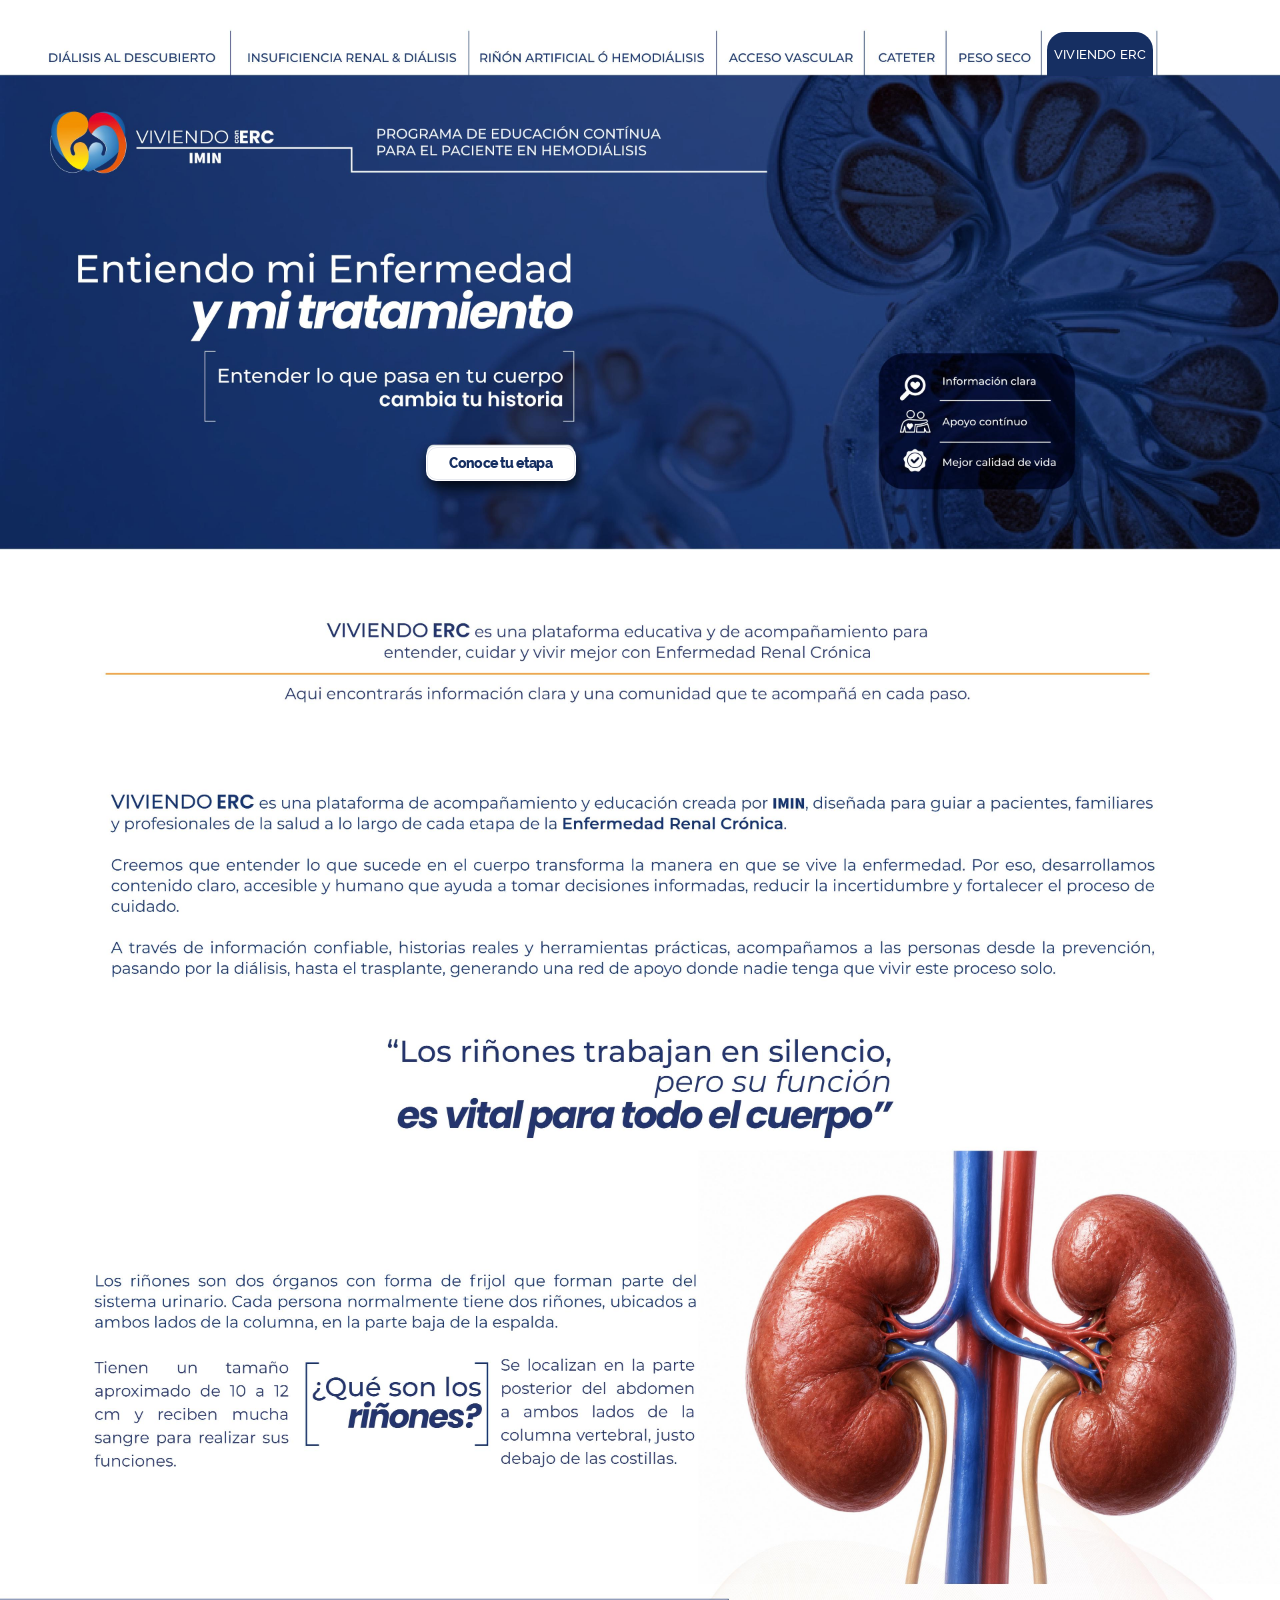
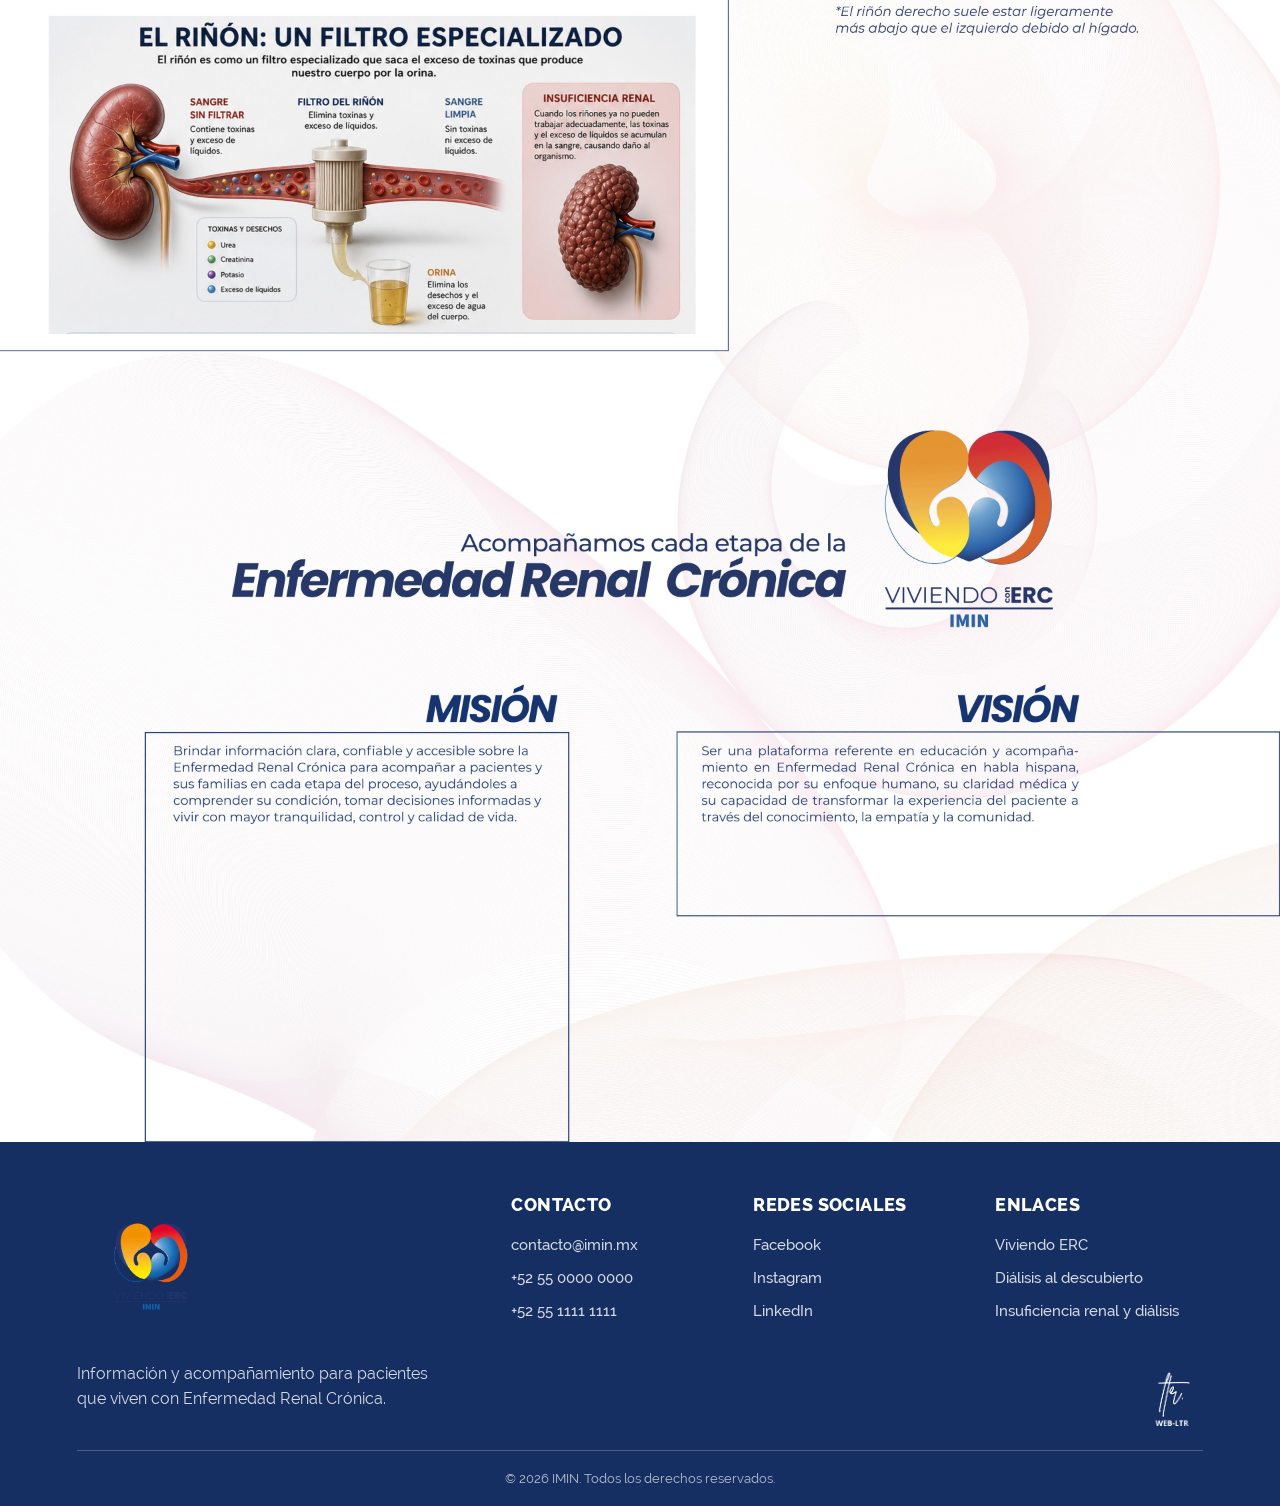
<file: index.html>
<!DOCTYPE html>
<html lang="es">
<head>
  <meta charset="UTF-8">
  <meta name="viewport" content="width=device-width, initial-scale=1.0">
  <title>Viviendo ERC – IMIN</title>
  <link rel="stylesheet" href="style.css">
</head>

<body>

  <main class="pdf-page page-web1">
    <img 
      class="page-art" 
      src="assets/web1-viviendo-erc.jpg" 
      alt="Viviendo ERC - IMIN"
    >

    <!-- Menú invisible encima del diseño -->
    
    <!-- MENÚ SUPERIOR CON LAS 7 PESTAÑAS -->

    <a class="hotspot nav-hotspot nav-1"
       href="web2-dialisis.html">
      <span class="sr-only">Diálisis al descubierto</span>
    </a>

    <a class="hotspot nav-hotspot nav-2"
       href="web3-insuficiencia.html">
      <span class="sr-only">Insuficiencia renal &amp; diálisis</span>
    </a>

    <a class="hotspot nav-hotspot nav-3"
       href="web4-rinon-artificial.html">
      <span class="sr-only">Riñón artificial ó hemodiálisis</span>
    </a>

    <a class="hotspot nav-hotspot nav-4"
       href="web5-acceso-vascular.html">
      <span class="sr-only">Acceso vascular</span>
    </a>

    <a class="hotspot nav-hotspot nav-5"
       href="web6-cateter.html">
      <span class="sr-only">Catéter</span>
    </a>

    <a class="hotspot nav-hotspot nav-6"
       href="web7-peso-seco.html">
      <span class="sr-only">Peso seco</span>
    </a>

    <a class="hotspot nav-hotspot nav-7"
       href="index.html">
      <span class="sr-only">Viviendo ERC</span>
    </a>


    <!-- Botón Conoce tu etapa -->
    <a class="hotspot cta-etapa" href="web2-dialisis.html" aria-label="Conoce tu etapa">
      <span class="sr-only">Conoce tu etapa</span>
    </a>
  </main>

    <footer class="site-footer">
    <div class="footer-inner">

      <div class="footer-brand">
        <div class="footer-logos">
          <div class="footer-logo-box logo-left">
            <img src="assets/logoimin.png" alt="IMIN">
          </div>
        </div>

        <p>
          Información y acompañamiento para pacientes que viven con Enfermedad Renal Crónica.
        </p>
      </div>

      <div class="footer-content">

        <div class="footer-col">
          <h3>Contacto</h3>

          <a href="mailto:contacto@imin.mx">
            contacto@imin.mx
          </a>

          <a href="tel:+525500000000">
            +52 55 0000 0000
          </a>

          <a href="tel:+525511111111">
            +52 55 1111 1111
          </a>
        </div>

        <div class="footer-col">
          <h3>Redes sociales</h3>

          <div class="footer-socials">
            <a href="#" target="_blank" rel="noopener">Facebook</a>
            <a href="#" target="_blank" rel="noopener">Instagram</a>
            <a href="#" target="_blank" rel="noopener">LinkedIn</a>
          </div>
        </div>
  
        <div class="footer-col">
          <h3>Enlaces</h3>

          <a href="index.html">Viviendo ERC</a>
          <a href="web2-dialisis.html">Diálisis al descubierto</a>
          <a href="web3-insuficiencia.html">Insuficiencia renal y diálisis</a>
        </div>

      </div>

    </div>

    <!-- Logo inferior derecho -->
    <div class="footer-corner-brand">
      <div class="footer-extra-space"></div>
      <img src="assets/WEB-LTR.png" alt="WEB-LTR" class="footer-corner-logo">
    </div>

    <div class="footer-bottom">
      <p>© 2026 IMIN. Todos los derechos reservados.</p>
    </div>
  </footer>
</body>
</html>
</file>
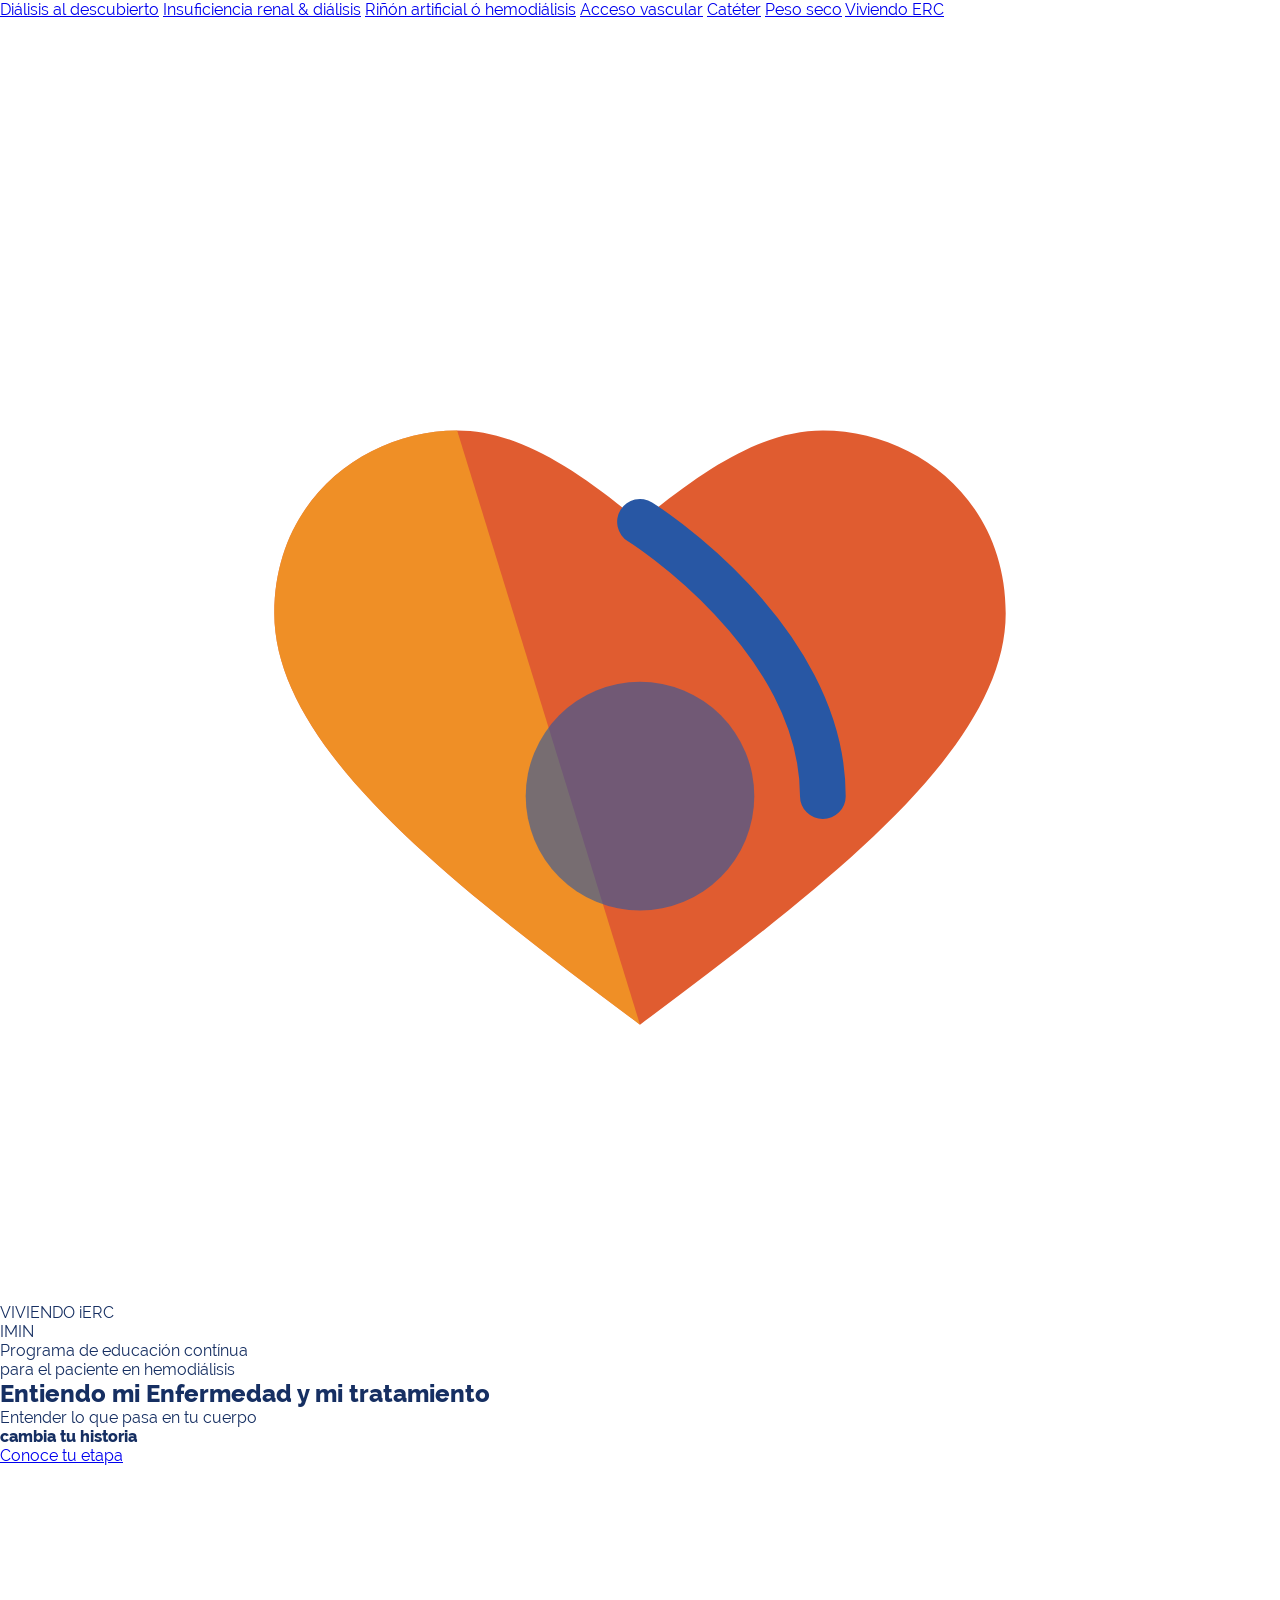
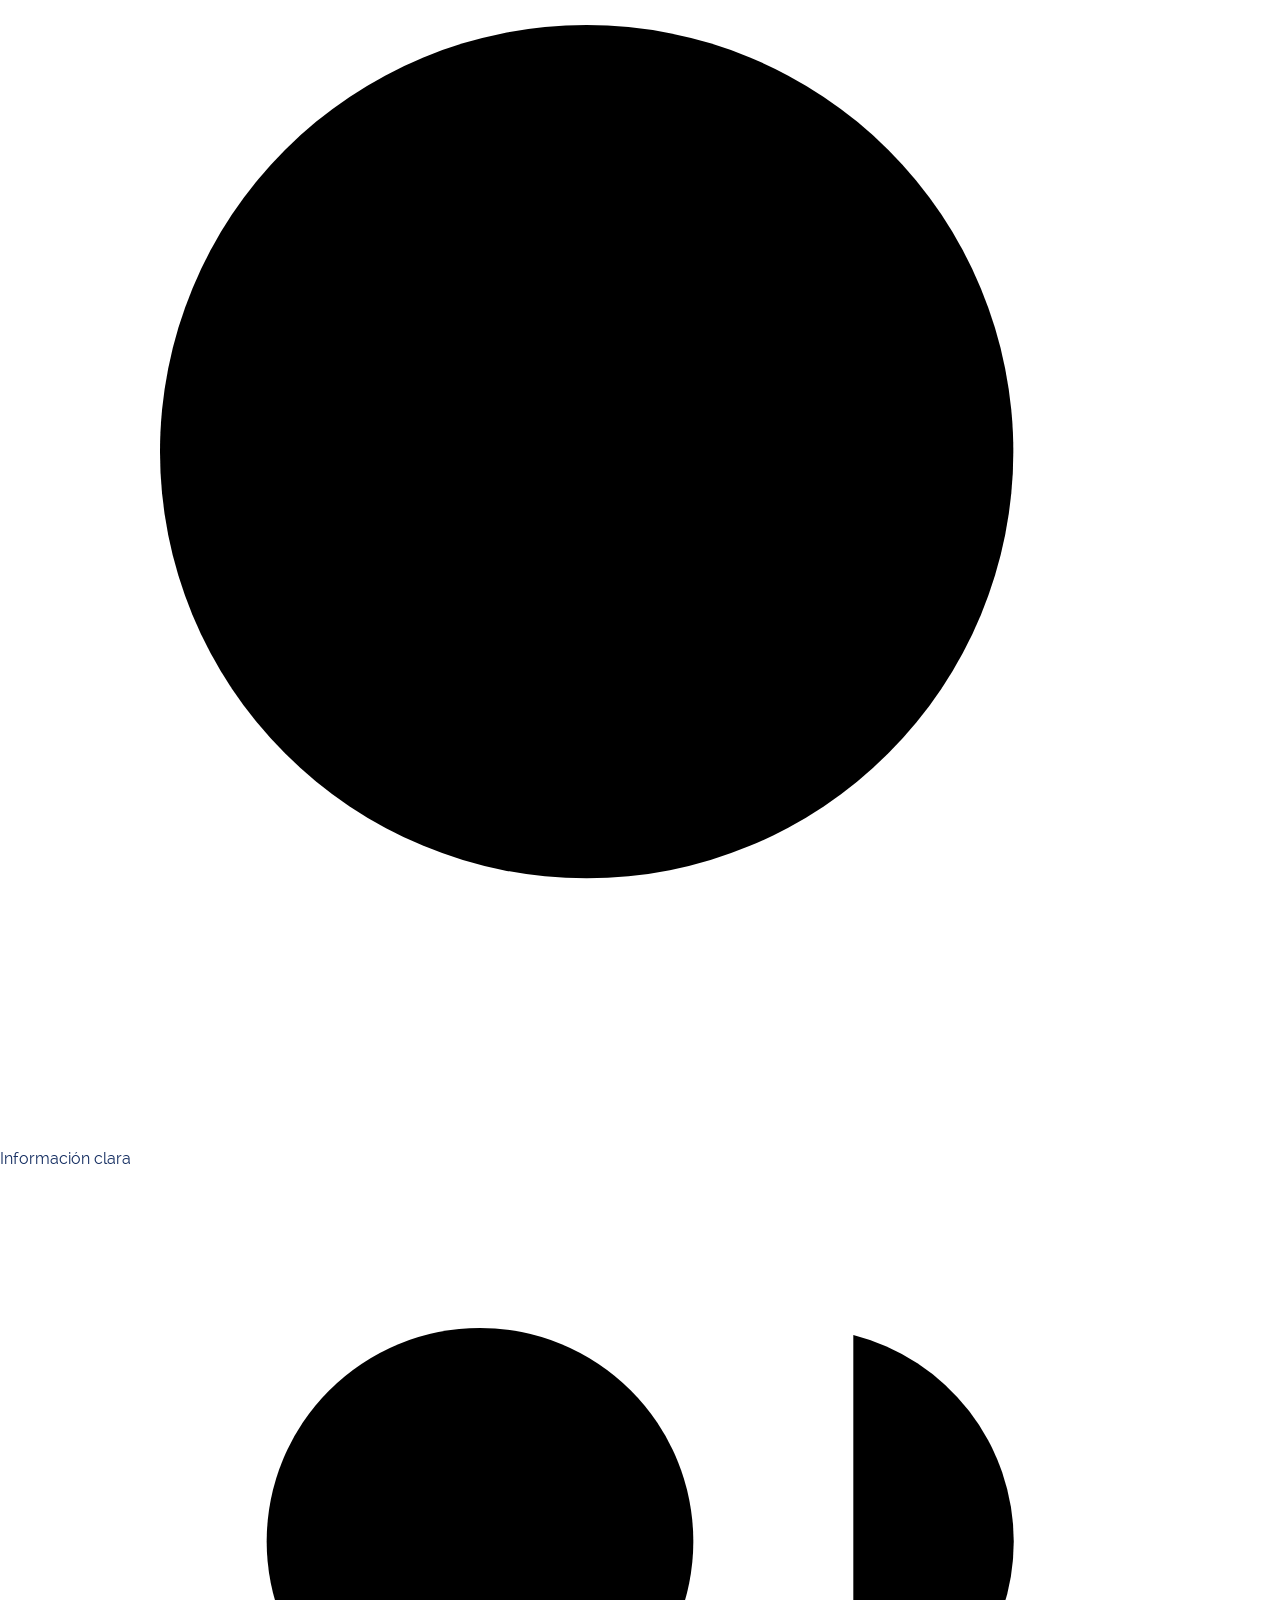
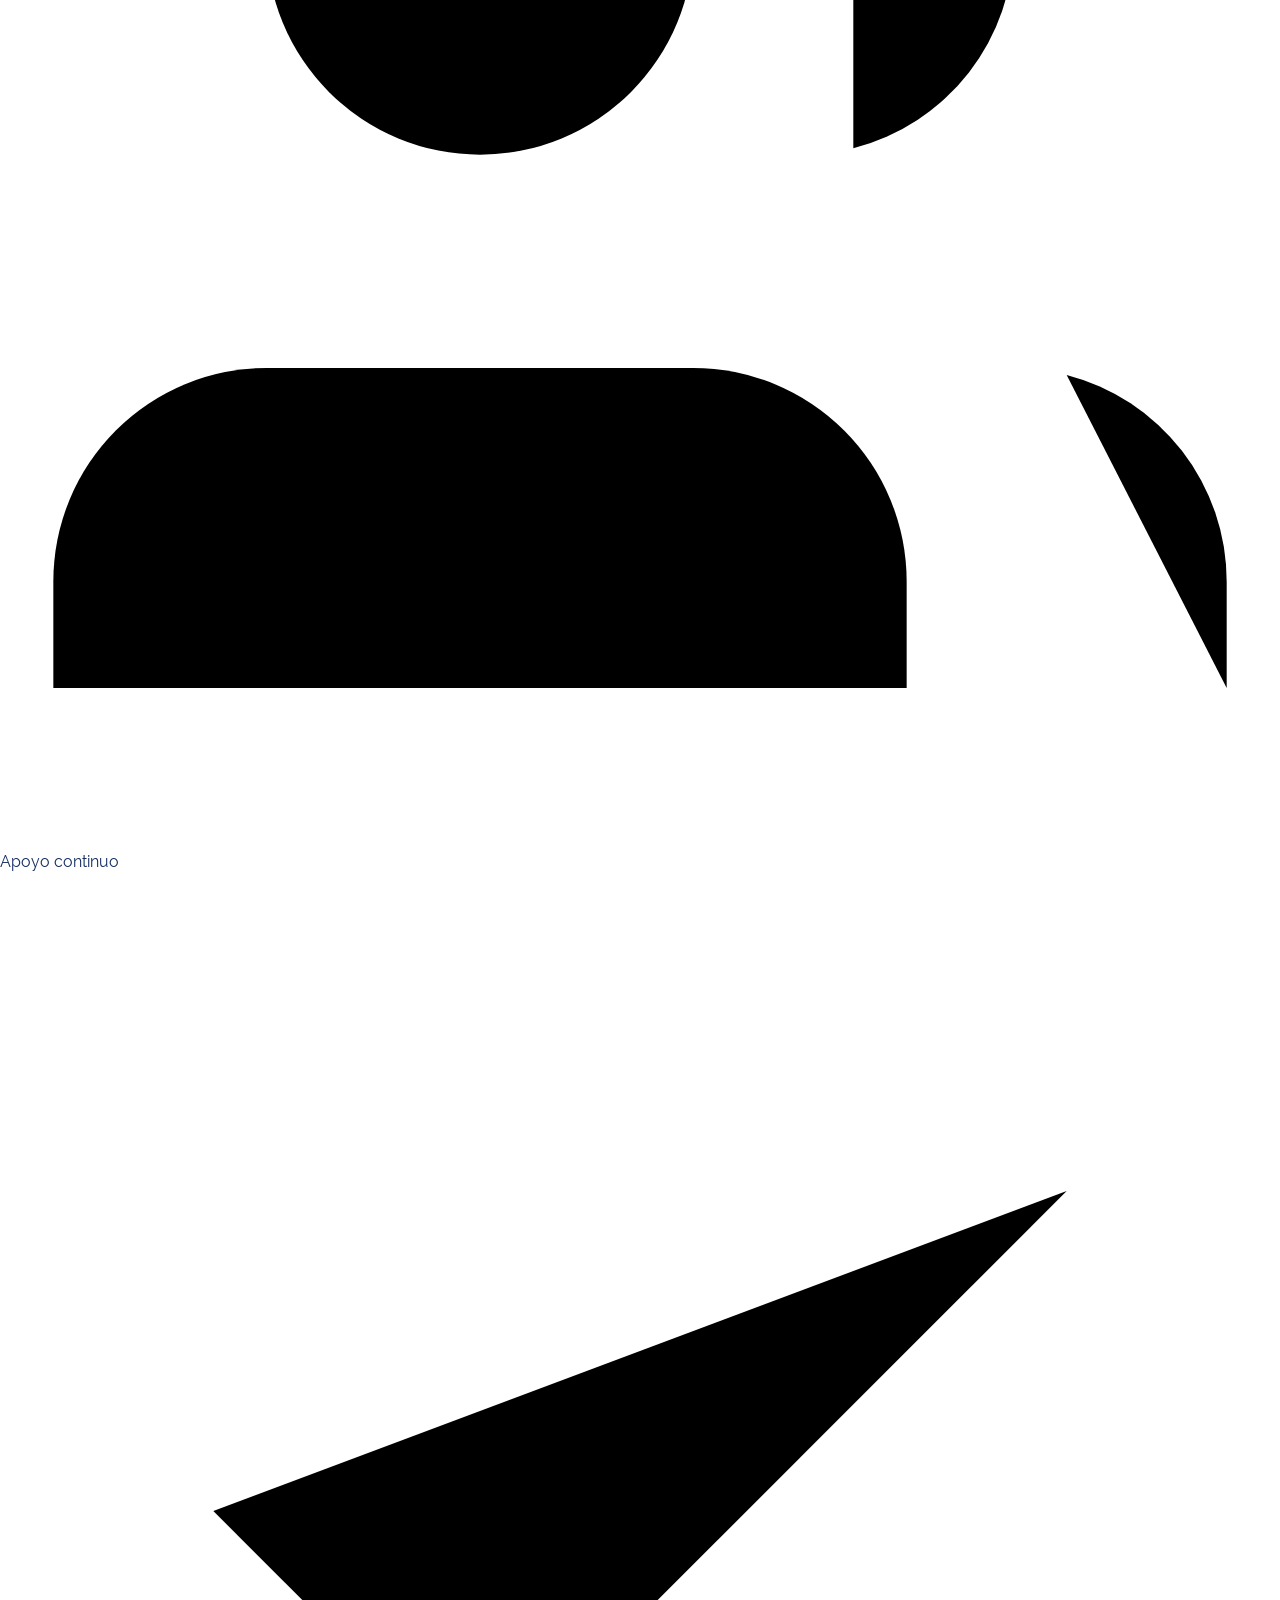
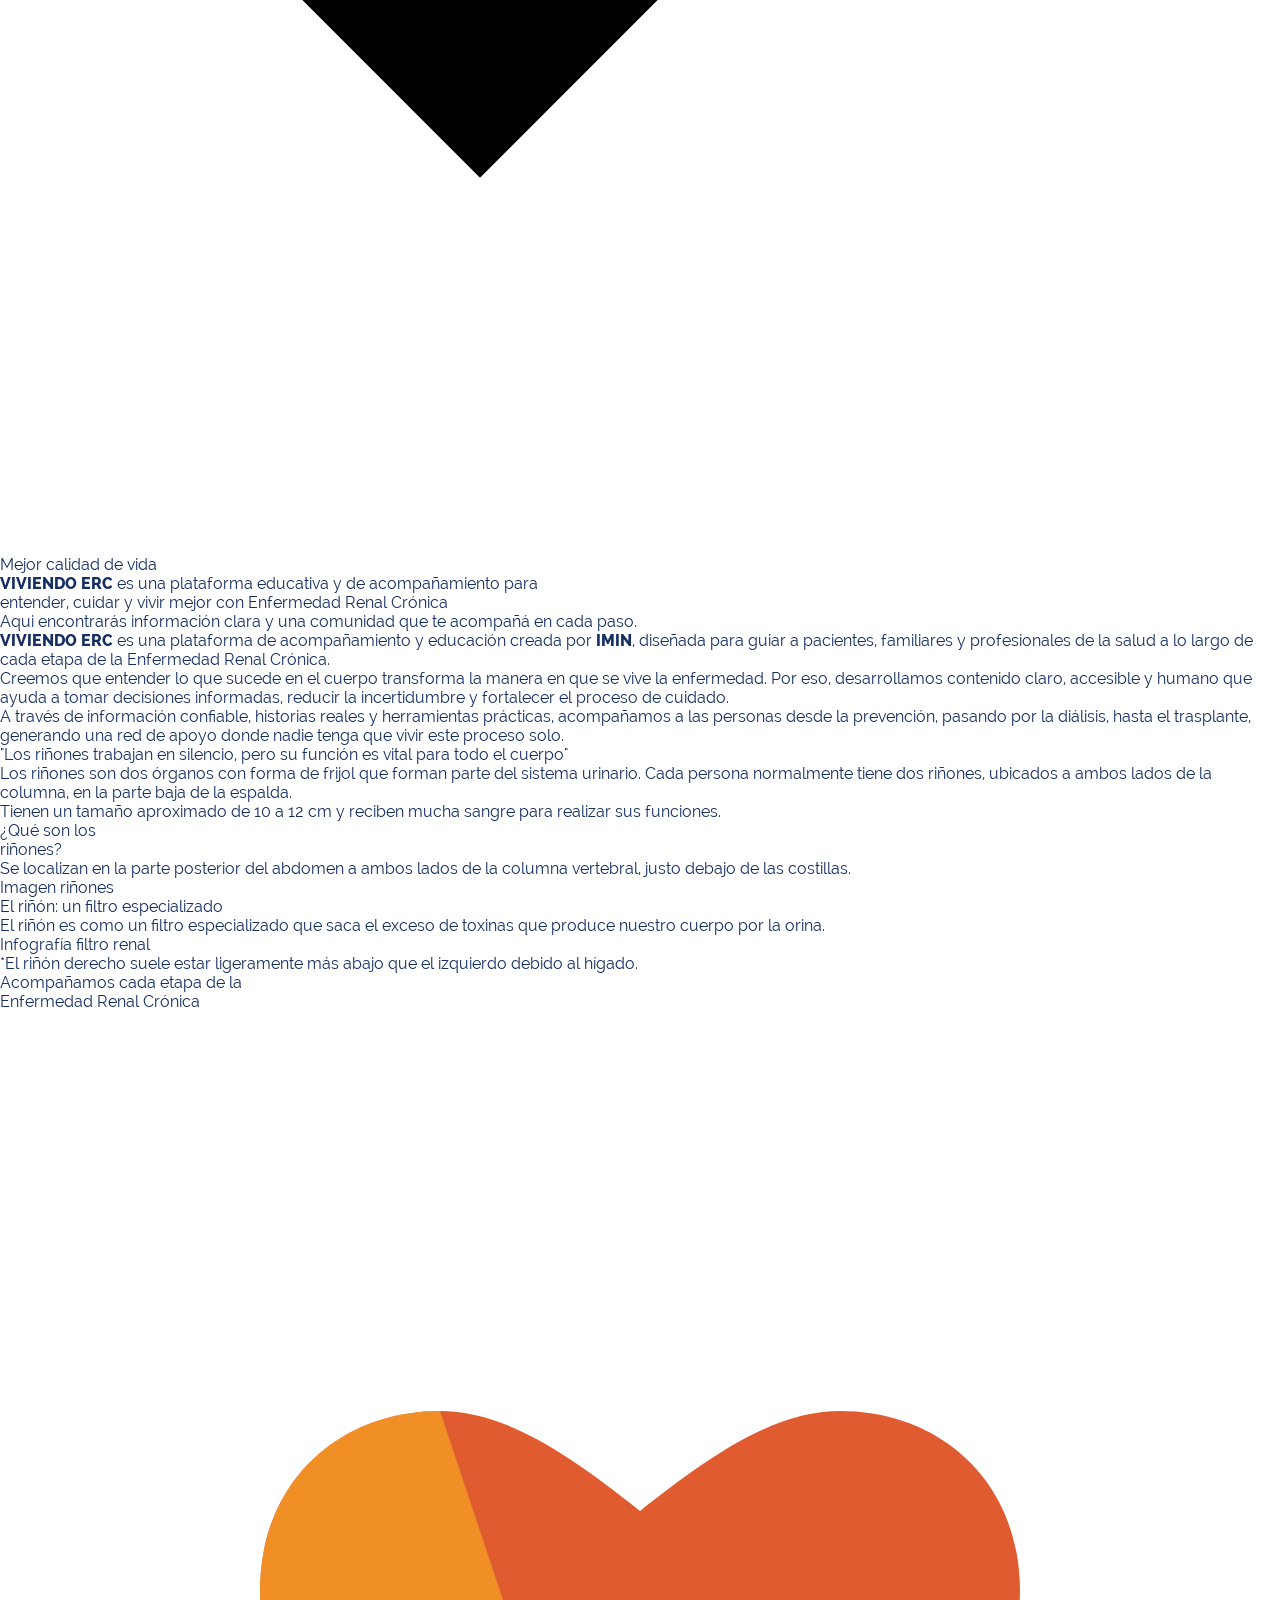
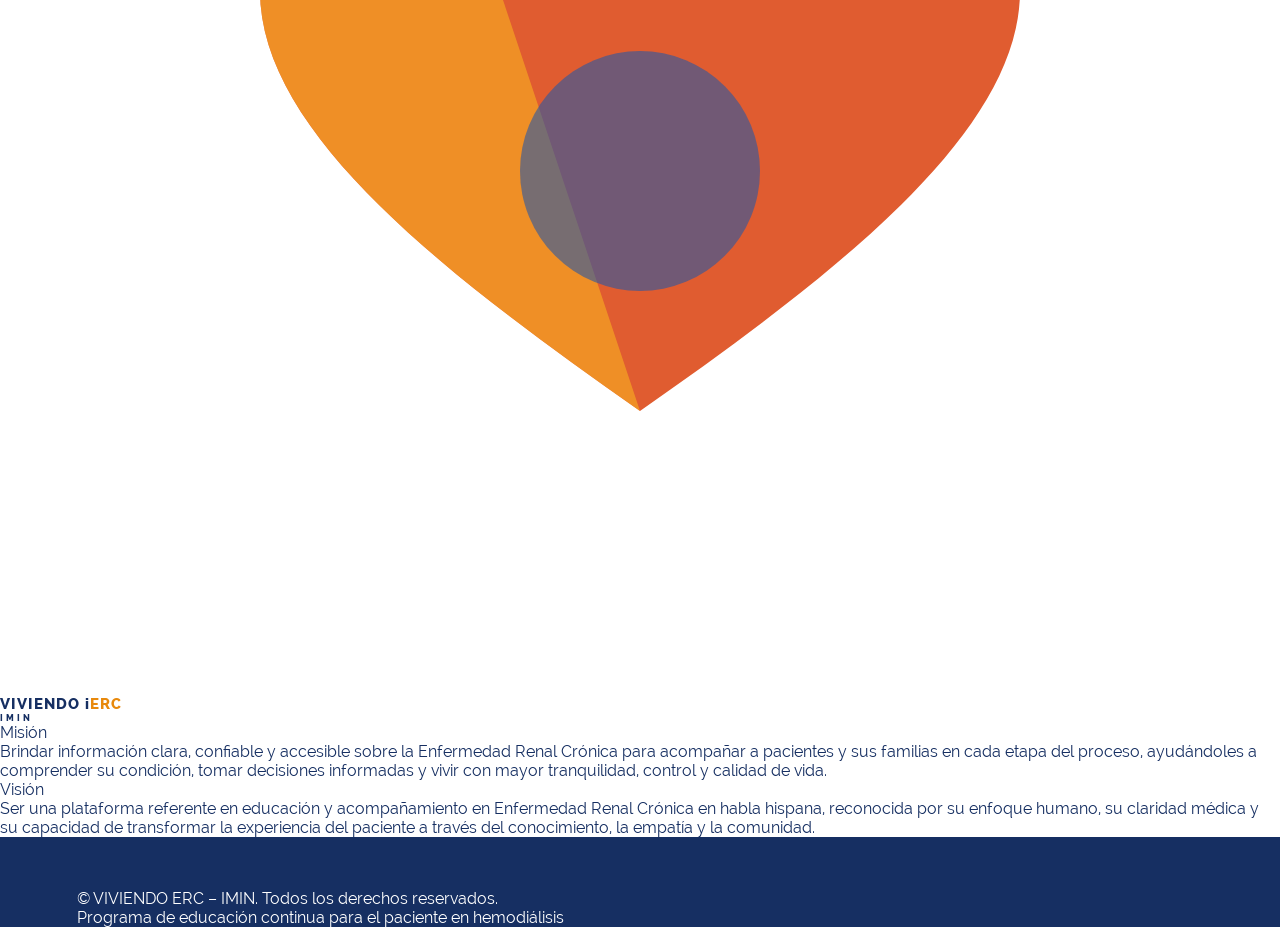
<file: web1-viviendo-erc.html>
<!DOCTYPE html>
<html lang="es">
<head>
<meta charset="UTF-8">
<meta name="viewport" content="width=device-width, initial-scale=1.0">
<title>Viviendo ERC – IMIN</title>
<link href="https://fonts.googleapis.com/css2?family=Montserrat:ital,wght@0,300;0,400;0,600;0,700;0,800;0,900;1,400;1,600;1,700;1,800;1,900&display=swap" rel="stylesheet">
  <link rel="stylesheet" href="style.css">
</head>
<body class="page-viviendo">

<!-- TABS NAV -->
<nav class="tabs-nav">
  <a href="web2-dialisis.html">Diálisis al descubierto</a>
  <a href="web3-insuficiencia.html">Insuficiencia renal &amp; diálisis</a>
  <a href="#">Riñón artificial ó hemodiálisis</a>
  <a href="#">Acceso vascular</a>
  <a href="#">Catéter</a>
  <a href="#">Peso seco</a>
  <a href="#" class="active">Viviendo ERC</a>
</nav>

<!-- LOGO BAR -->
<header class="logo-bar">
  <div class="logo-block">
    <div class="logo-icon">
      <svg viewBox="0 0 56 56" fill="none" xmlns="http://www.w3.org/2000/svg">
        <circle cx="28" cy="28" r="28" fill="white"/>
        <path d="M20 18c-4 0-8 3-8 8 0 6 8 12 16 18 8-6 16-12 16-18 0-5-4-8-8-8-2.5 0-5 1.5-8 4-3-2.5-5.5-4-8-4z" fill="#e05c30"/>
        <path d="M20 18c-4 0-8 3-8 8 0 6 8 12 16 18" fill="#f5a623" opacity=".7"/>
        <path d="M28 22c0 0 8 5 8 12" stroke="#2857a4" stroke-width="2" stroke-linecap="round"/>
        <circle cx="28" cy="34" r="5" fill="#2857a4" opacity=".6"/>
      </svg>
    </div>
    <div class="logo-text-block">
      <div class="brand">VIVIENDO i<span>ERC</span></div>
      <div class="sub">IMIN</div>
    </div>
  </div>
  <div class="logo-divider"></div>
  <div class="logo-program">Programa de educación contínua<br>para el paciente en hemodiálisis</div>
</header>

<!-- HERO -->
<section class="hero">
  <div class="hero-img-placeholder"></div>
  <div class="hero-content">
    <h1>
      <span class="line1">Entiendo mi Enfermedad</span>
      <span class="line2">y mi tratamiento</span>
    </h1>
    <div class="hero-tagline">
      Entender lo que pasa en tu cuerpo<br>
      <strong>cambia tu historia</strong>
    </div>
    <a href="#" class="hero-cta">Conoce tu etapa</a>
  </div>
  <div class="hero-icons">
    <div class="hero-icon-item">
      <div class="hero-icon-circle">
        <svg viewBox="0 0 24 24"><circle cx="11" cy="11" r="8"/><line x1="21" y1="21" x2="16.65" y2="16.65"/></svg>
      </div>
      <span>Información clara</span>
    </div>
    <div class="hero-icon-item">
      <div class="hero-icon-circle">
        <svg viewBox="0 0 24 24"><path d="M17 21v-2a4 4 0 0 0-4-4H5a4 4 0 0 0-4 4v2"/><circle cx="9" cy="7" r="4"/><path d="M23 21v-2a4 4 0 0 0-3-3.87"/><path d="M16 3.13a4 4 0 0 1 0 7.75"/></svg>
      </div>
      <span>Apoyo continuo</span>
    </div>
    <div class="hero-icon-item">
      <div class="hero-icon-circle">
        <svg viewBox="0 0 24 24"><polyline points="20 6 9 17 4 12"/></svg>
      </div>
      <span>Mejor calidad de vida</span>
    </div>
  </div>
</section>

<!-- ABOUT STRIP -->
<div class="about-strip">
  <p class="main-text"><strong>VIVIENDO ERC</strong> es una plataforma educativa y de acompañamiento para<br>entender, cuidar y vivir mejor con Enfermedad Renal Crónica</p>
  <div class="gold-line"></div>
  <p class="sub-text">Aqui encontrarás información clara y una comunidad que te acompañá en cada paso.</p>
</div>

<!-- ABOUT CONTENT -->
<div class="about-content">
  <p><strong>VIVIENDO ERC</strong> es una plataforma de acompañamiento y educación creada por <strong>IMIN</strong>, diseñada para guiar a pacientes, familiares y profesionales de la salud a lo largo de cada etapa de la <em>Enfermedad Renal Crónica.</em></p>
  <p>Creemos que entender lo que sucede en el cuerpo transforma la manera en que se vive la enfermedad. Por eso, desarrollamos contenido claro, accesible y humano que ayuda a tomar decisiones informadas, reducir la incertidumbre y fortalecer el proceso de cuidado.</p>
  <p>A través de información confiable, historias reales y herramientas prácticas, acompañamos a las personas desde la prevención, pasando por la diálisis, hasta el trasplante, generando una red de apoyo donde nadie tenga que vivir este proceso solo.</p>
</div>

<!-- QUOTE -->
<div class="quote-section">
  <blockquote>
    <span class="q1">"Los riñones trabajan en silencio,</span>
    <span class="q2">pero su función</span>
    <span class="q3">es vital para todo el cuerpo"</span>
  </blockquote>
</div>

<!-- KIDNEY ANATOMY -->
<div class="kidney-section">
  <div class="kidney-text">
    <p>Los riñones son dos órganos con forma de frijol que forman parte del sistema urinario. Cada persona normalmente tiene dos riñones, ubicados a ambos lados de la columna, en la parte baja de la espalda.</p>
    <div class="kidney-mid">
      <div class="kidney-mid-left">
        <p>Tienen un tamaño aproximado de 10 a 12 cm y reciben mucha sangre para realizar sus funciones.</p>
      </div>
      <div class="kidney-highlight">
        <p>¿Qué son los<br><em>riñones?</em></p>
      </div>
      <div class="kidney-mid-right">
        <p>Se localizan en la parte posterior del abdomen a ambos lados de la columna vertebral, justo debajo de las costillas.</p>
      </div>
    </div>
  </div>
  <div class="kidney-img-placeholder">Imagen riñones</div>
</div>

<!-- FILTER INFOGRAPHIC -->
<div class="filter-section">
  <div class="filter-box">
    <p class="ftitle">El riñón: un filtro especializado</p>
    <p class="fsub">El riñón es como un filtro especializado que saca el exceso de toxinas que produce nuestro cuerpo por la orina.</p>
    <div class="filter-img-placeholder">Infografía filtro renal</div>
  </div>
  <p class="filter-note">*El riñón derecho suele estar ligeramente más abajo que el izquierdo debido al hígado.</p>
</div>

<!-- ERC CTA -->
<div class="erc-cta">
  <div class="erc-cta-text">
    <p class="line1">Acompañamos cada etapa de la</p>
    <p class="line2">Enfermedad Renal Crónica</p>
  </div>
  <div class="erc-cta-logo">
    <div class="logo-icon-sm">
      <svg viewBox="0 0 64 64" fill="none" xmlns="http://www.w3.org/2000/svg">
        <circle cx="32" cy="32" r="32" fill="white"/>
        <path d="M22 20c-5 0-9 3.5-9 9 0 7 9 14 19 21 10-7 19-14 19-21 0-5.5-4-9-9-9-3 0-6 1.8-10 5-4-3.2-7-5-10-5z" fill="#e05c30"/>
        <path d="M22 20c-5 0-9 3.5-9 9 0 7 9 14 19 21" fill="#f5a623" opacity=".7"/>
        <circle cx="32" cy="38" r="6" fill="#2857a4" opacity=".6"/>
      </svg>
    </div>
    <div class="logo-text-block">
      <div class="brand" style="font-size:15px;font-weight:700;color:var(--navy);letter-spacing:1px">VIVIENDO i<span style="color:var(--orange)">ERC</span></div>
      <div class="sub" style="font-size:9px;letter-spacing:3px;color:var(--navy);font-weight:600">IMIN</div>
    </div>
  </div>
</div>

<!-- MISIÓN / VISIÓN -->
<div class="mv-section">
  <div class="mv-grid">
    <div>
      <p class="mv-label">Misión</p>
      <div class="mv-card">
        <p>Brindar información clara, confiable y accesible sobre la Enfermedad Renal Crónica para acompañar a pacientes y sus familias en cada etapa del proceso, ayudándoles a comprender su condición, tomar decisiones informadas y vivir con mayor tranquilidad, control y calidad de vida.</p>
      </div>
    </div>
    <div>
      <p class="mv-label">Visión</p>
      <div class="mv-card">
        <p>Ser una plataforma referente en educación y acompañamiento en Enfermedad Renal Crónica en habla hispana, reconocida por su enfoque humano, su claridad médica y su capacidad de transformar la experiencia del paciente a través del conocimiento, la empatía y la comunidad.</p>
      </div>
    </div>
  </div>
</div>

<footer class="site-footer">
  <p>© VIVIENDO ERC – IMIN. Todos los derechos reservados.</p>
  <p>Programa de educación continua para el paciente en hemodiálisis</p>
</footer>
</body>
</html>
</file>
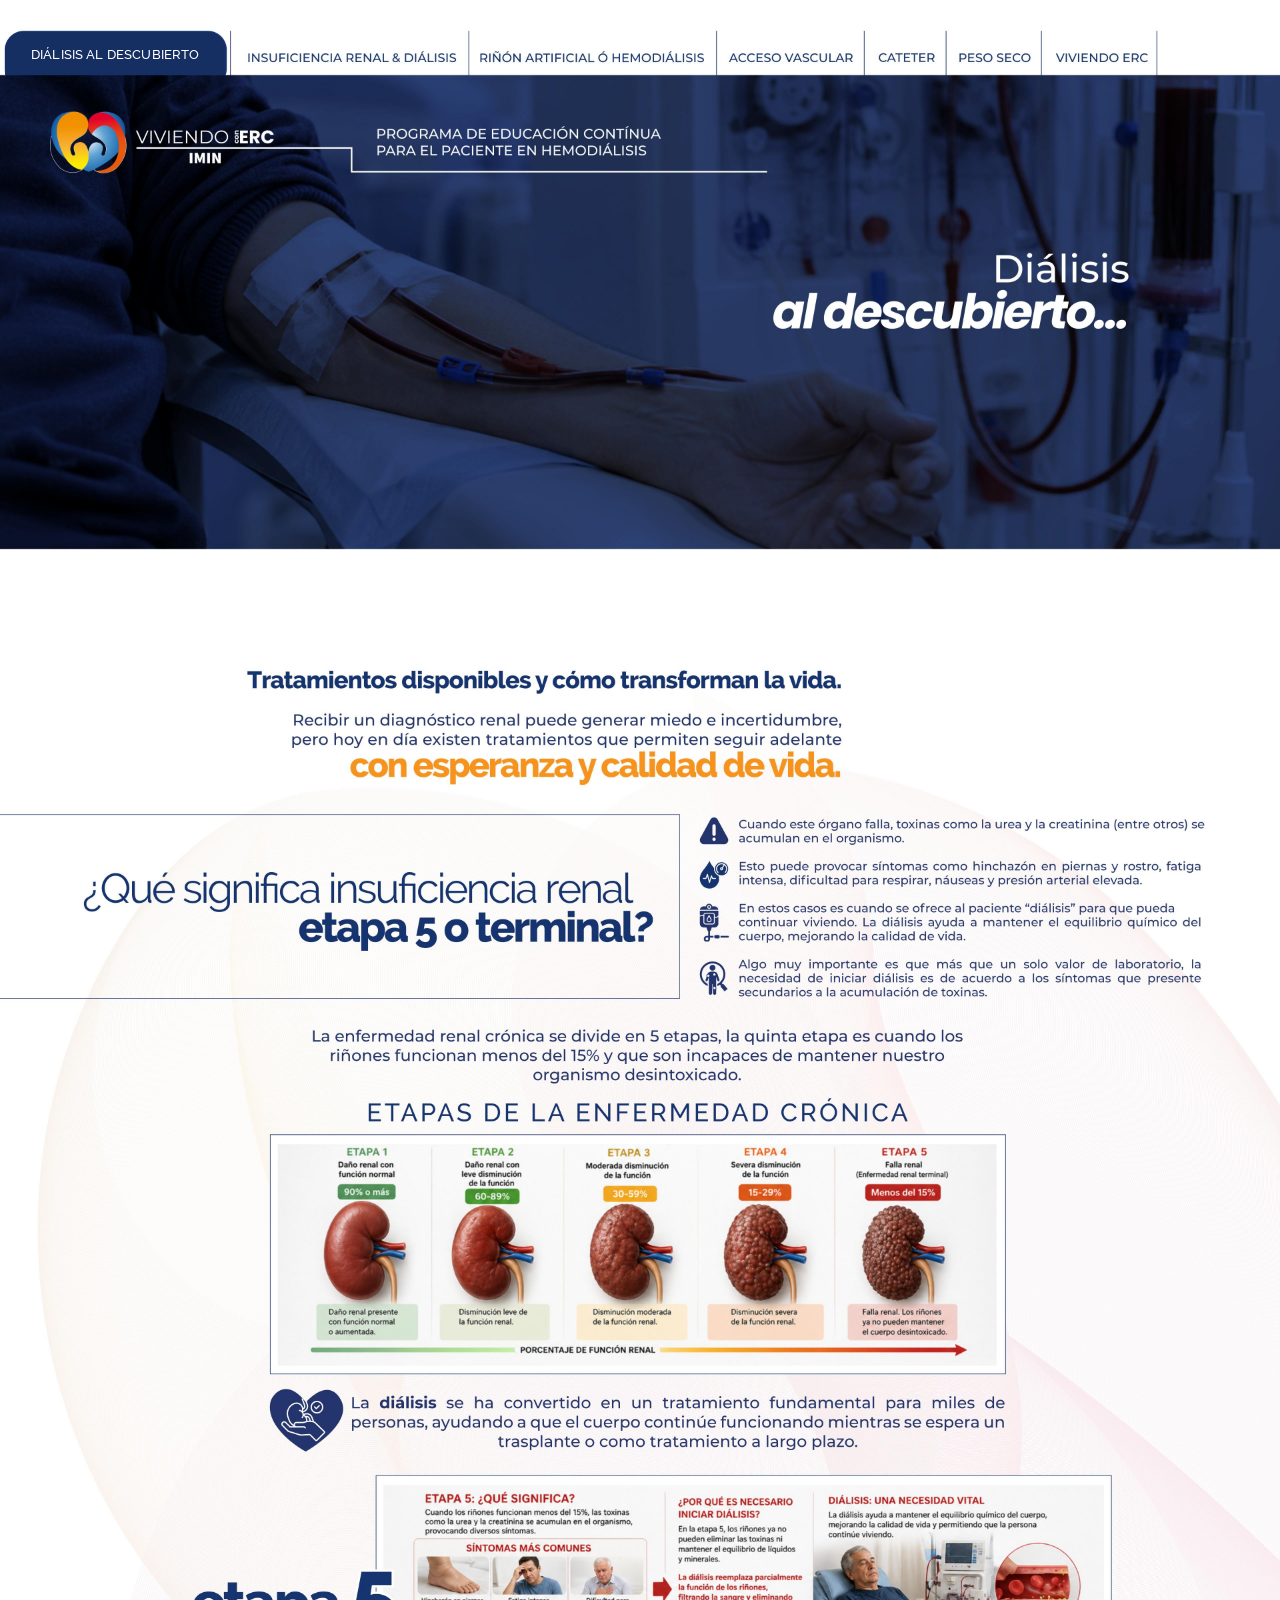
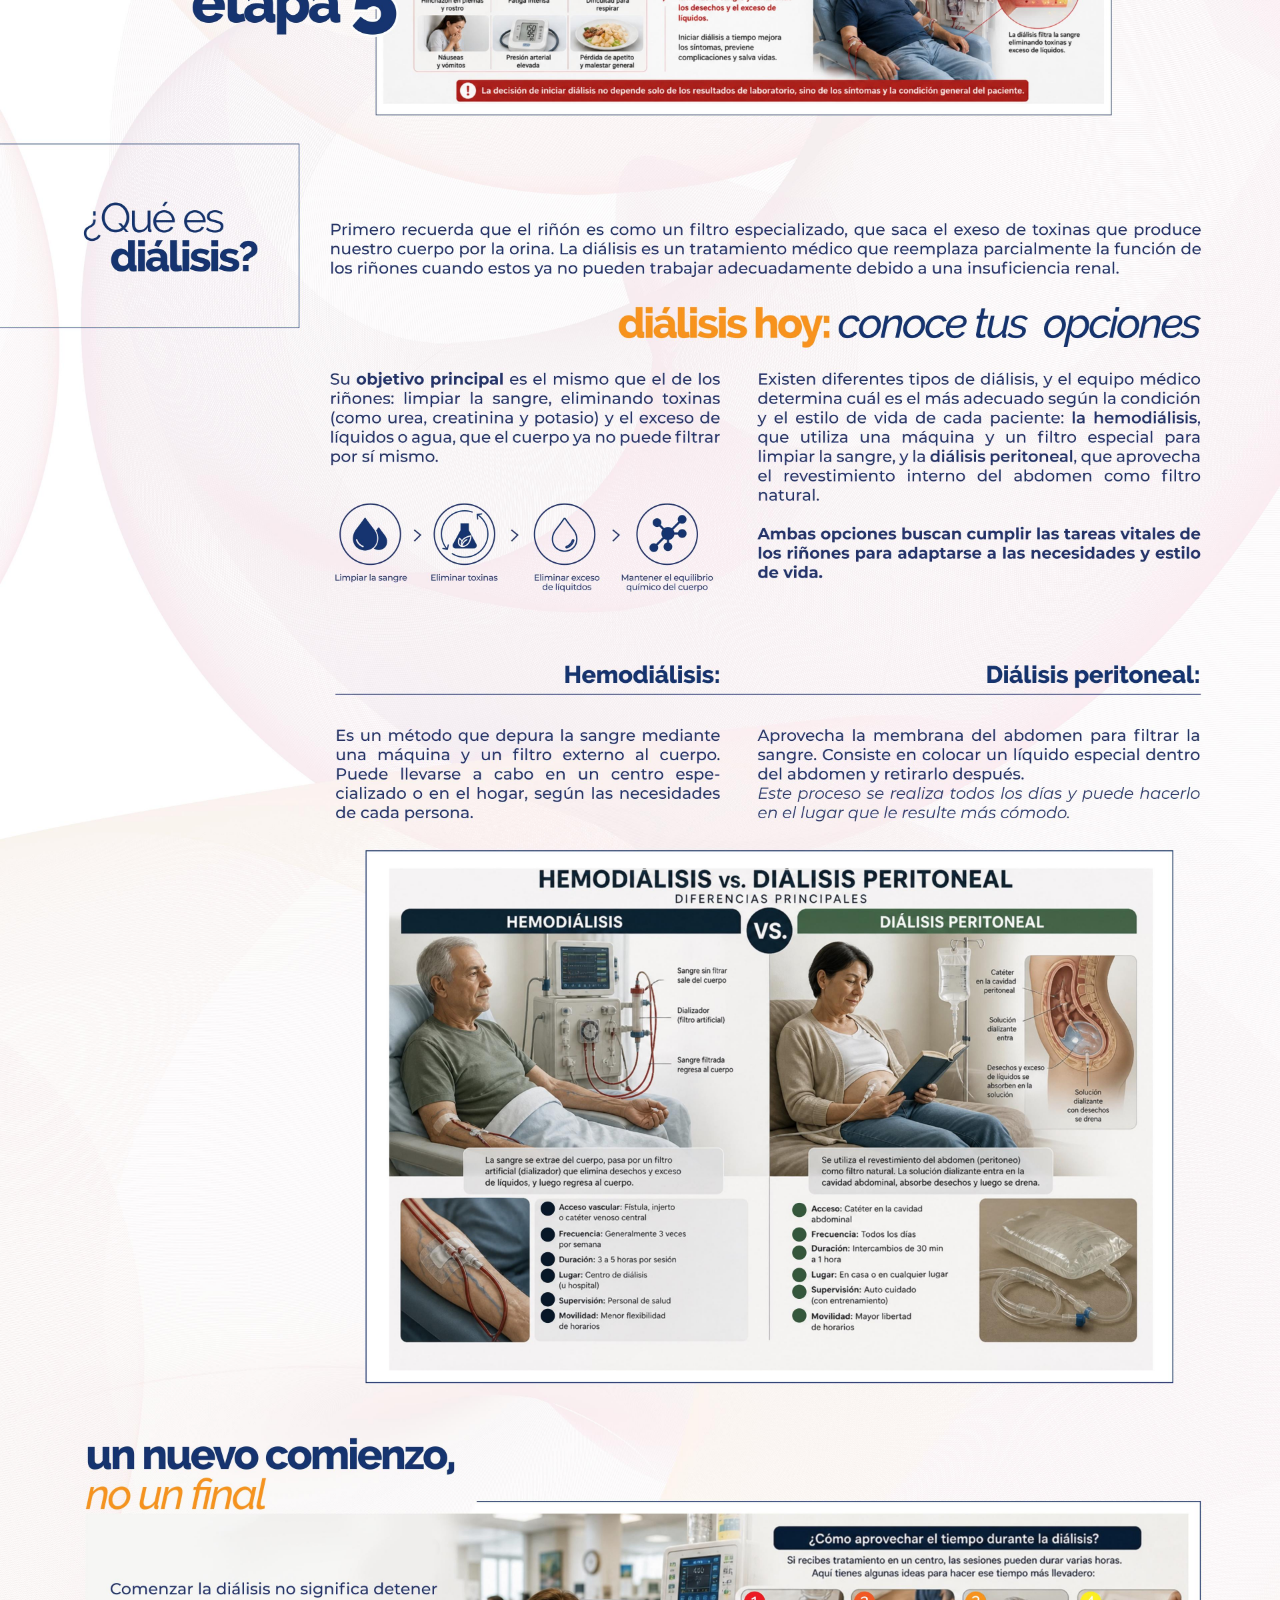
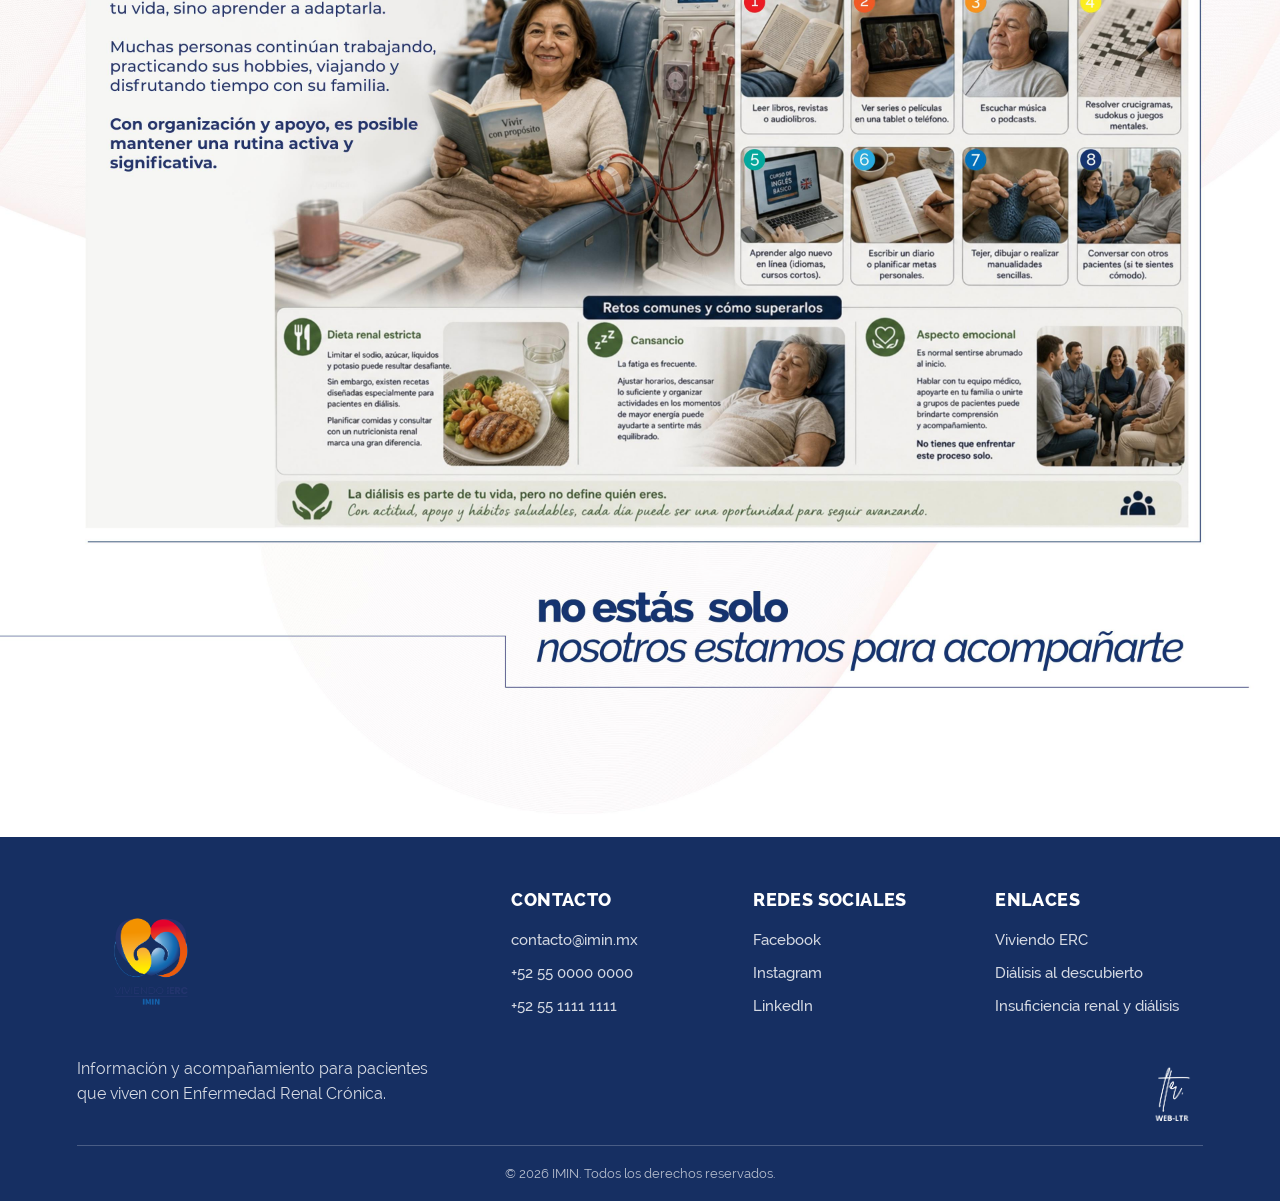
<file: web2-dialisis.html>
<!DOCTYPE html>
<html lang="es">
<head>
  <meta charset="UTF-8">
  <meta name="viewport" content="width=device-width, initial-scale=1.0">
  <title>Diálisis al descubierto – IMIN</title>
  <link rel="stylesheet" href="style.css">
</head>

<body>

  <main class="pdf-page page-web2">
    <img 
      class="page-art" 
      src="assets/web2-dialisis.jpg" 
      alt="Diálisis al descubierto - IMIN"
    >

    <!-- MENÚ SUPERIOR CON LAS 7 PESTAÑAS -->

    <a class="hotspot nav-hotspot nav-1"
       href="web2-dialisis.html">
      <span class="sr-only">Diálisis al descubierto</span>
    </a>

    <a class="hotspot nav-hotspot nav-2"
       href="web3-insuficiencia.html">
      <span class="sr-only">Insuficiencia renal &amp; diálisis</span>
    </a>

    <a class="hotspot nav-hotspot nav-3"
       href="web4-rinon-artificial.html">
      <span class="sr-only">Riñón artificial ó hemodiálisis</span>
    </a>

    <a class="hotspot nav-hotspot nav-4"
       href="web5-acceso-vascular.html">
      <span class="sr-only">Acceso vascular</span>
    </a>

    <a class="hotspot nav-hotspot nav-5"
       href="web6-cateter.html">
      <span class="sr-only">Catéter</span>
    </a>

    <a class="hotspot nav-hotspot nav-6"
       href="web7-peso-seco.html">
      <span class="sr-only">Peso seco</span>
    </a>

    <a class="hotspot nav-hotspot nav-7"
       href="index.html">
      <span class="sr-only">Viviendo ERC</span>
    </a>

    <!-- Zonas interactivas ocultas / desactivadas por CSS -->
    <a class="hotspot web2-etapas" href="#" aria-label="Etapas de la enfermedad renal crónica">
      <span class="sr-only">Etapas de la enfermedad renal crónica</span>
    </a>

    <a class="hotspot web2-hvp" href="#" aria-label="Hemodiálisis vs diálisis peritoneal">
      <span class="sr-only">Hemodiálisis vs diálisis peritoneal</span>
    </a>

    <a class="hotspot web2-tips" href="#" aria-label="Consejos para aprovechar el tiempo durante la diálisis">
      <span class="sr-only">Consejos para aprovechar el tiempo durante la diálisis</span>
    </a>
  </main>
    <footer class="site-footer">
    <div class="footer-inner">

      <div class="footer-brand">
        <div class="footer-logos">
          <div class="footer-logo-box logo-left">
            <img src="assets/logoimin.png" alt="IMIN">
          </div>
        </div>

        <p>
          Información y acompañamiento para pacientes que viven con Enfermedad Renal Crónica.
        </p>
      </div>

      <div class="footer-content">

        <div class="footer-col">
          <h3>Contacto</h3>

          <a href="mailto:contacto@imin.mx">
            contacto@imin.mx
          </a>

          <a href="tel:+525500000000">
            +52 55 0000 0000
          </a>

          <a href="tel:+525511111111">
            +52 55 1111 1111
          </a>
        </div>

        <div class="footer-col">
          <h3>Redes sociales</h3>

          <div class="footer-socials">
            <a href="#" target="_blank" rel="noopener">Facebook</a>
            <a href="#" target="_blank" rel="noopener">Instagram</a>
            <a href="#" target="_blank" rel="noopener">LinkedIn</a>
          </div>
        </div>
  
        <div class="footer-col">
          <h3>Enlaces</h3>

          <a href="index.html">Viviendo ERC</a>
          <a href="web2-dialisis.html">Diálisis al descubierto</a>
          <a href="web3-insuficiencia.html">Insuficiencia renal y diálisis</a>
        </div>

      </div>

    </div>

    <!-- Logo inferior derecho -->
    <div class="footer-corner-brand">
      <div class="footer-extra-space"></div>
      <img src="assets/WEB-LTR.png" alt="WEB-LTR" class="footer-corner-logo">
    </div>

    <div class="footer-bottom">
      <p>© 2026 IMIN. Todos los derechos reservados.</p>
    </div>
  </footer>
</body>
</html>
</file>
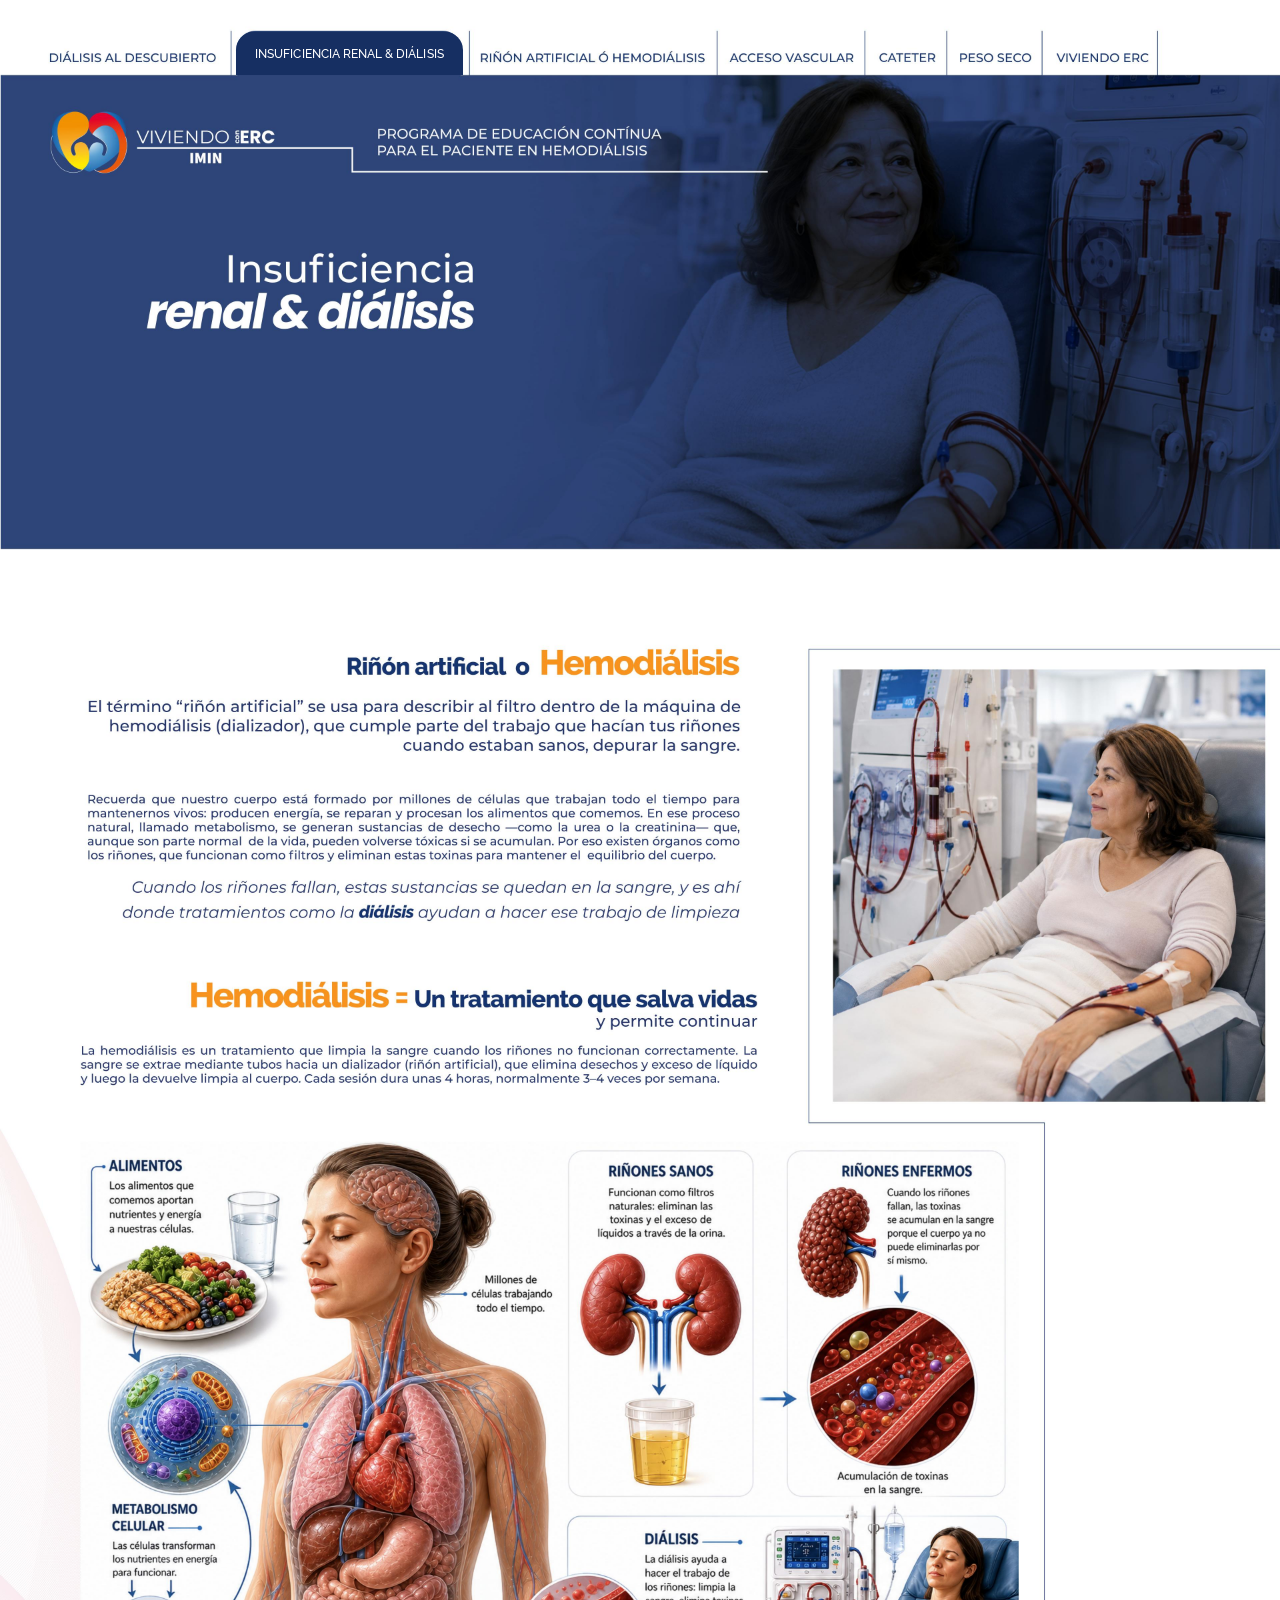
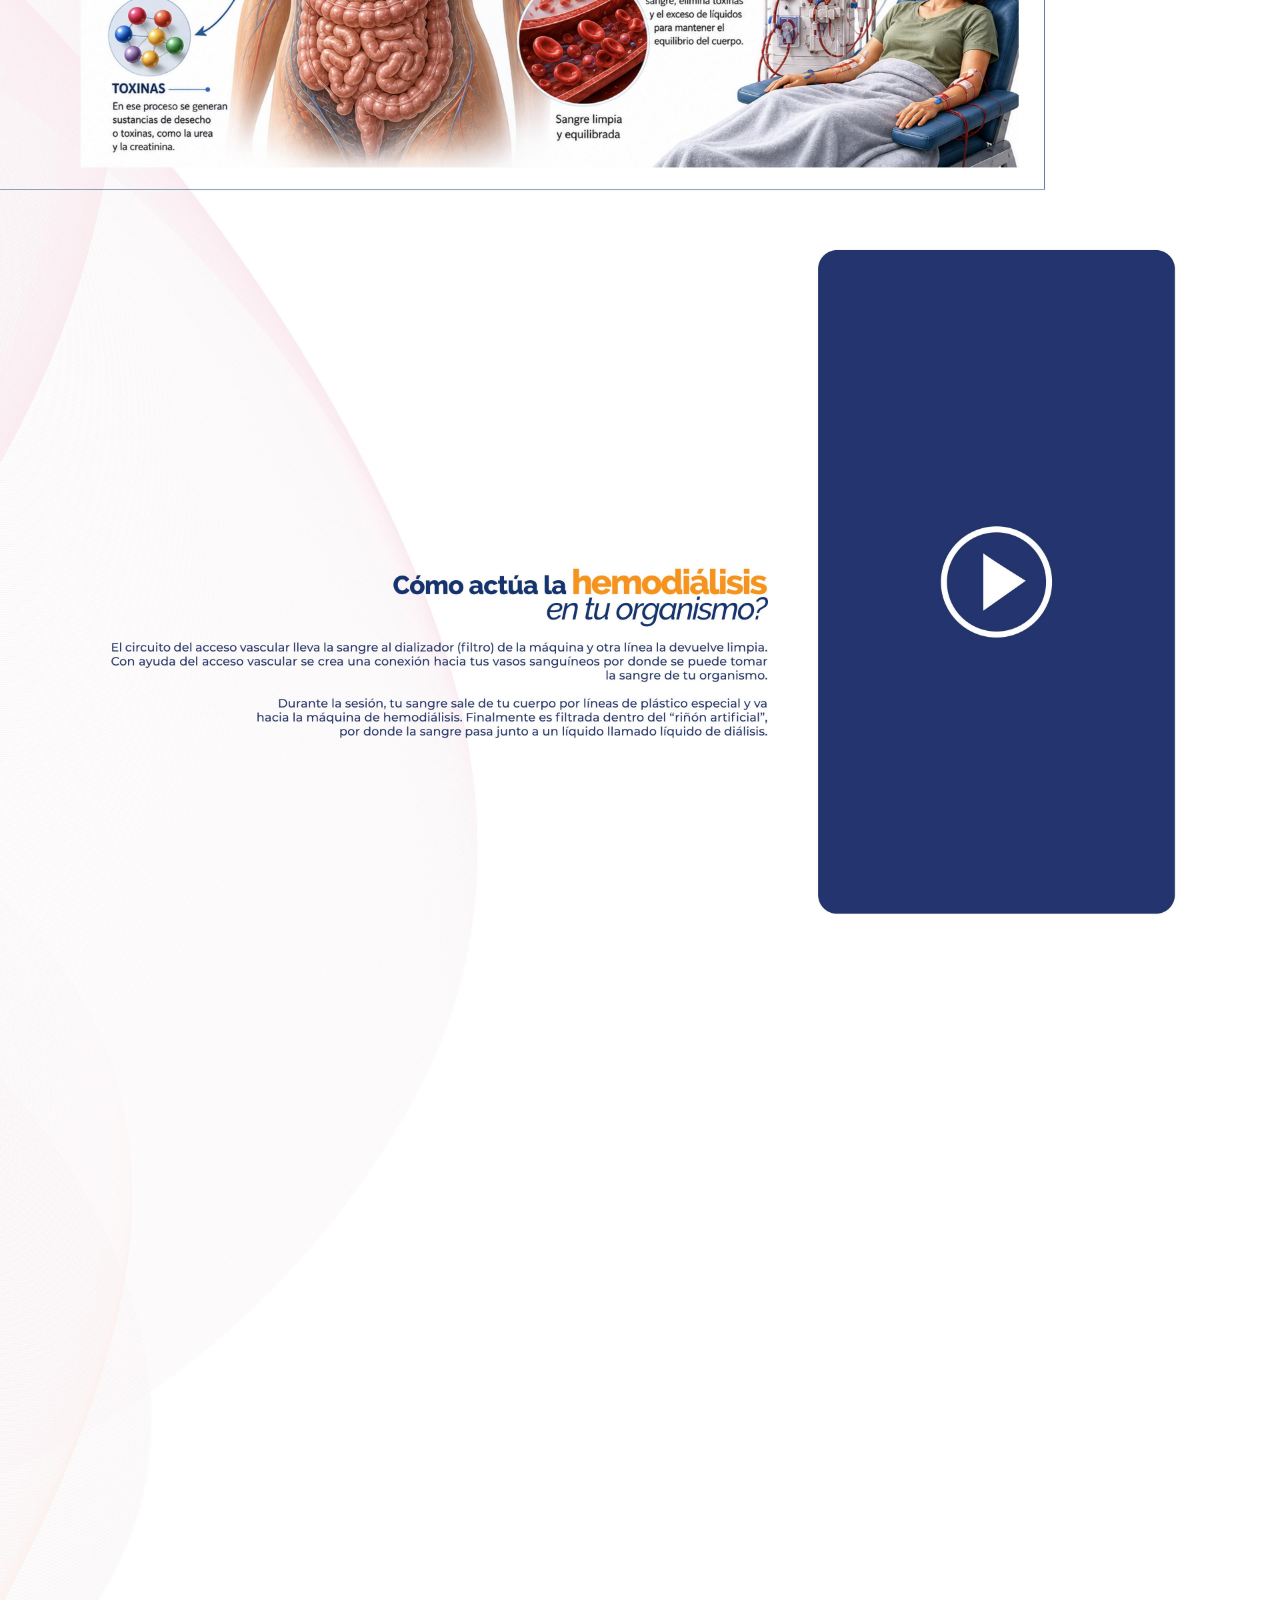
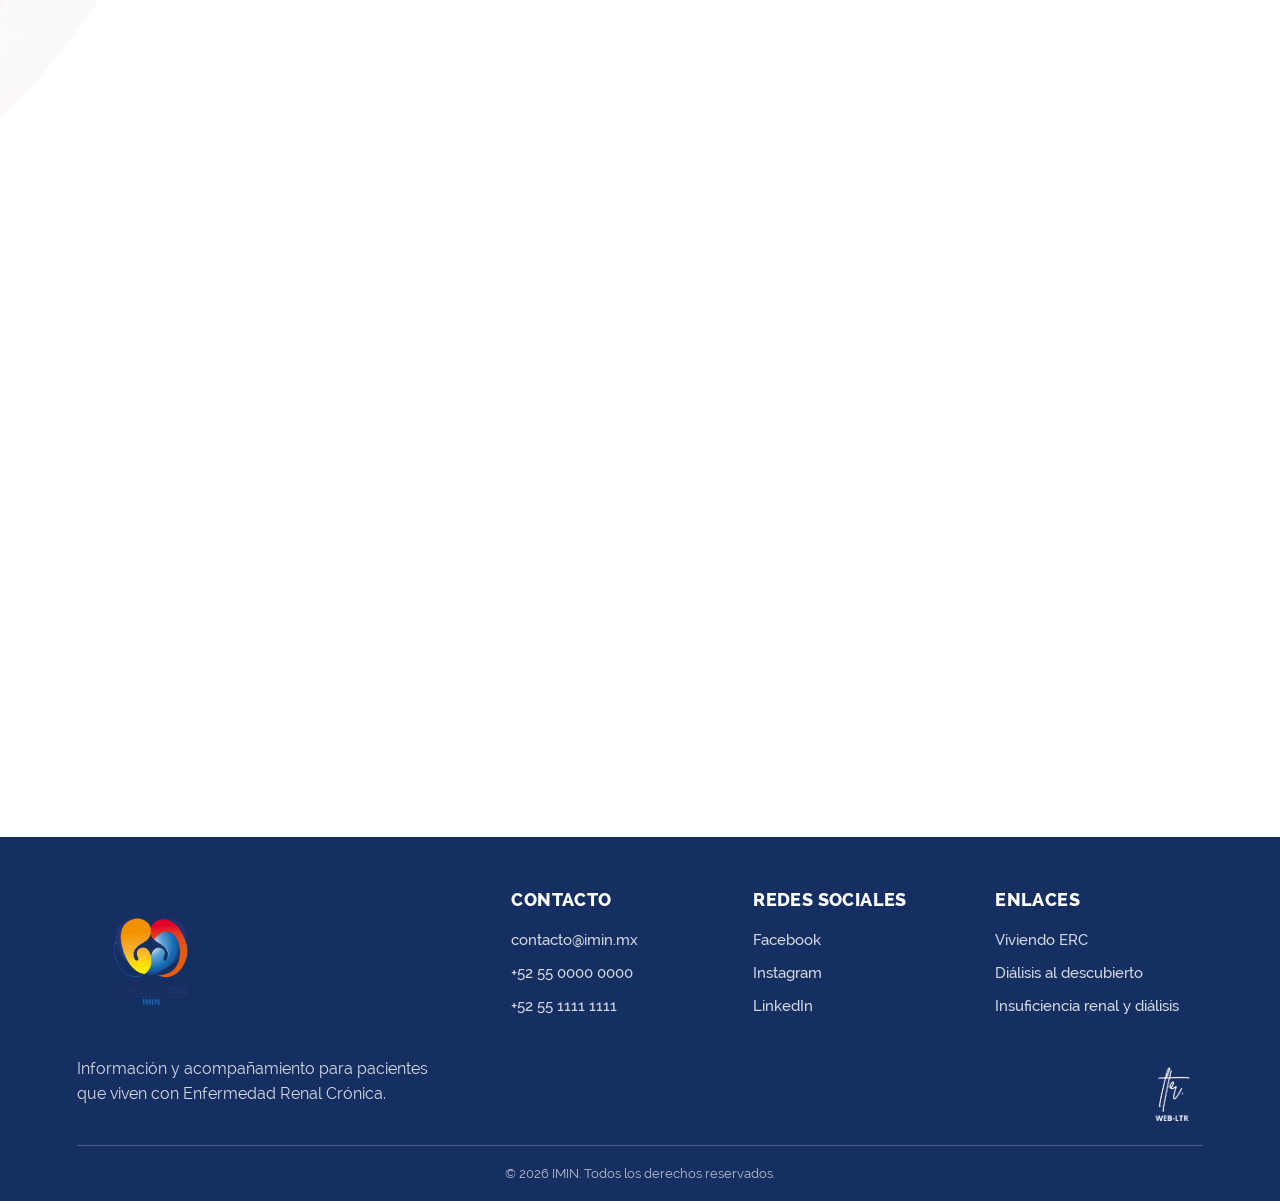
<file: web3-insuficiencia.html>
<!DOCTYPE html>
<html lang="es">
<head>
  <meta charset="UTF-8">
  <meta name="viewport" content="width=device-width, initial-scale=1.0">
  <title>Insuficiencia renal & diálisis – IMIN</title>
  <link rel="stylesheet" href="style.css">
</head>
<body>

  <main class="pdf-page page-web3">
    <img class="page-art" src="assets/web3-insuficiencia.jpg" alt="Insuficiencia renal y diálisis - IMIN">

    <!-- MENÚ SUPERIOR CON LAS 7 PESTAÑAS -->

    <a class="hotspot nav-hotspot nav-1"
       href="web2-dialisis.html">
      <span class="sr-only">Diálisis al descubierto</span>
    </a>

    <a class="hotspot nav-hotspot nav-2"
       href="web3-insuficiencia.html">
      <span class="sr-only">Insuficiencia renal &amp; diálisis</span>
    </a>

    <a class="hotspot nav-hotspot nav-3"
       href="web4-rinon-artificial.html">
      <span class="sr-only">Riñón artificial ó hemodiálisis</span>
    </a>

    <a class="hotspot nav-hotspot nav-4"
       href="web5-acceso-vascular.html">
      <span class="sr-only">Acceso vascular</span>
    </a>

    <a class="hotspot nav-hotspot nav-5"
       href="web6-cateter.html">
      <span class="sr-only">Catéter</span>
    </a>

    <a class="hotspot nav-hotspot nav-6"
       href="web7-peso-seco.html">
      <span class="sr-only">Peso seco</span>
    </a>

    <a class="hotspot nav-hotspot nav-7"
       href="index.html">
      <span class="sr-only">Viviendo ERC</span>
    </a>

    <!-- Video -->
    <a class="hotspot video-hotspot" href="#"><span class="sr-only">Ver video de hemodiálisis</span></a>
  </main>
    <footer class="site-footer">
    <div class="footer-inner">

      <div class="footer-brand">
        <div class="footer-logos">
          <div class="footer-logo-box logo-left">
            <img src="assets/logoimin.png" alt="IMIN">
          </div>
        </div>

        <p>
          Información y acompañamiento para pacientes que viven con Enfermedad Renal Crónica.
        </p>
      </div>

      <div class="footer-content">

        <div class="footer-col">
          <h3>Contacto</h3>

          <a href="mailto:contacto@imin.mx">
            contacto@imin.mx
          </a>

          <a href="tel:+525500000000">
            +52 55 0000 0000
          </a>

          <a href="tel:+525511111111">
            +52 55 1111 1111
          </a>
        </div>

        <div class="footer-col">
          <h3>Redes sociales</h3>

          <div class="footer-socials">
            <a href="#" target="_blank" rel="noopener">Facebook</a>
            <a href="#" target="_blank" rel="noopener">Instagram</a>
            <a href="#" target="_blank" rel="noopener">LinkedIn</a>
          </div>
        </div>
  
        <div class="footer-col">
          <h3>Enlaces</h3>

          <a href="index.html">Viviendo ERC</a>
          <a href="web2-dialisis.html">Diálisis al descubierto</a>
          <a href="web3-insuficiencia.html">Insuficiencia renal y diálisis</a>
        </div>

      </div>

    </div>

    <!-- Logo inferior derecho -->
    <div class="footer-corner-brand">
      <div class="footer-extra-space"></div>
      <img src="assets/WEB-LTR.png" alt="WEB-LTR" class="footer-corner-logo">
    </div>

    <div class="footer-bottom">
      <p>© 2026 IMIN. Todos los derechos reservados.</p>
    </div>
  </footer>
</body>
</html>
</file>
<file: style.css>
/* =====================================================
   FUENTES DEL DISEÑO IMIN
   ===================================================== */

@font-face{
  font-family:'RalewayIMIN';
  src:url('assets/fonts/Raleway-Regular.ttf') format('truetype');
  font-weight:400;
  font-style:normal;
  font-display:swap;
}

@font-face{
  font-family:'RalewayIMIN';
  src:url('assets/fonts/Raleway-Medium.ttf') format('truetype');
  font-weight:500;
  font-style:normal;
  font-display:swap;
}

@font-face{
  font-family:'RalewayIMIN';
  src:url('assets/fonts/Raleway-ExtraBold.ttf') format('truetype');
  font-weight:800;
  font-style:normal;
  font-display:swap;
}

@font-face{
  font-family:'RalewayIMIN';
  src:url('assets/fonts/Raleway-Heavy_2.ttf') format('truetype');
  font-weight:900;
  font-style:normal;
  font-display:swap;
}

@font-face{
  font-family:'SourceSansIMIN';
  src:url('assets/fonts/SourceSansVariable-Roman.otf') format('opentype');
  font-weight:400 900;
  font-style:normal;
  font-display:swap;
}

/* =====================================================
   CONFIGURACIÓN GENERAL
   ===================================================== */

:root{
  --navy:#162f62;
  --orange:#e8890c;
}

*{
  box-sizing:border-box;
  margin:0;
  padding:0;
}

html{
  scroll-behavior:smooth;
  background:#fff;
}

body{
  margin:0;
  background:#fff;
  font-family:'RalewayIMIN',Arial,Helvetica,sans-serif;
  color:var(--navy);
  font-synthesis:none;
}

/* =====================================================
   PÁGINAS ORIGINALES: DISEÑO EXPORTADO DEL PDF
   ===================================================== */

.pdf-page{
  position:relative;
  width:100%;
  max-width:1920px;
  margin:0 auto;
  background:#fff;
  overflow:hidden;
}

.pdf-page img.page-art{
  display:block;
  width:100%;
  height:auto;
  user-select:none;
  -webkit-user-drag:none;
}

.hotspot{
  position:absolute;
  z-index:5;
  display:block;
  text-decoration:none;
  cursor:pointer;
  border-radius:6px;
  transition:
    background-color .22s ease,
    box-shadow .22s ease,
    transform .22s ease,
    backdrop-filter .22s ease;
  isolation:isolate;
  overflow:hidden;
  outline:none;
  font-family:'RalewayIMIN',Arial,Helvetica,sans-serif;
}

/* Texto oculto de los enlaces */
.sr-only{
  position:absolute;
  width:1px;
  height:1px;
  padding:0;
  margin:-1px;
  overflow:hidden;
  clip:rect(0,0,0,0);
  white-space:nowrap;
  border:0;
}

/* Efectos generales */
.hotspot:hover{
  background:rgba(255,255,255,.16);
  box-shadow:0 0 18px rgba(255,255,255,.32);
  backdrop-filter:blur(1px);
}

.hotspot::before{
  content:"";
  position:absolute;
  inset:0;
  border-radius:inherit;
  border:1px solid transparent;
  opacity:0;
  transform:scale(.96);
  transition:
    opacity .25s ease,
    transform .25s ease,
    border-color .25s ease;
  pointer-events:none;
}

.hotspot::after{
  content:"";
  position:absolute;
  top:0;
  left:-80%;
  width:45%;
  height:100%;
  background:linear-gradient(
    120deg,
    transparent,
    rgba(255,255,255,.35),
    transparent
  );
  transform:skewX(-18deg);
  opacity:0;
  transition:left .55s ease,opacity .25s ease;
  pointer-events:none;
}

.hotspot:hover::before,
.hotspot:focus-visible::before{
  opacity:1;
  transform:scale(1);
  border-color:rgba(255,255,255,.55);
}

.hotspot:hover::after,
.hotspot:focus-visible::after{
  left:130%;
  opacity:1;
}

.hotspot:focus-visible{
  box-shadow:
    0 0 0 3px rgba(232,137,12,.8),
    0 0 24px rgba(22,47,98,.35);
}

/* =====================================================
   MENÚ SUPERIOR ORIGINAL
   ===================================================== */

.nav-hotspot{
  top:0.80%;
  border-radius:18px 18px 0 0;
  background:transparent;
  box-shadow:none;
  backdrop-filter:none;
  overflow:hidden;
  display:flex;
  align-items:center;
  justify-content:center;
  transition:
    background .25s ease,
    box-shadow .25s ease,
    transform .25s ease;
}

/* Página principal */
.page-web1 .nav-hotspot{
  top:1.18%;
  height:1.60%;
}

/* Páginas adicionales */
.page-web2 .nav-hotspot,
.page-web3 .nav-hotspot,
.page-web4 .nav-hotspot,
.page-web5 .nav-hotspot,
.page-web6 .nav-hotspot,
.page-web7 .nav-hotspot{
  top:0.80%;
  height:1.07%;
}

/* Posiciones del menú */
.nav-1{
  left:0.4%;
  width:17.2%;
}

.nav-2{
  left:18.4%;
  width:17.8%;
}

.nav-3{
  left:37.0%;
  width:18.6%;
}

.nav-4{
  left:56.4%;
  width:10.7%;
}

.nav-5{
  left:67.9%;
  width:5.8%;
}

.nav-6{
  left:74.3%;
  width:6.8%;
}

.nav-7{
  left:81.8%;
  width:8.3%;
}

/* Ocultar texto antes del hover */
.nav-hotspot .sr-only{
  position:absolute;
  width:1px;
  height:1px;
  padding:0;
  margin:-1px;
  overflow:hidden;
  clip:rect(0,0,0,0);
  white-space:nowrap;
  border:0;
}

/* Hover azul marino */
.nav-hotspot:hover,
.nav-hotspot:focus-visible{
  background:#162f62;
  box-shadow:none;
  transform:none;
  backdrop-filter:none;
}

/* Texto visible al hacer hover */
.nav-hotspot:hover .sr-only,
.nav-hotspot:focus-visible .sr-only{
  position:absolute;
  width:auto;
  height:auto;
  clip:auto;
  margin:0;
  padding:0 6px;
  overflow:visible;
  white-space:nowrap;
  border:0;
  left:50%;
  top:50%;
  transform:translate(-50%,-50%);
  color:#fff;
  font-family:'RalewayIMIN',Arial,sans-serif;
  font-weight:500;
  line-height:1;
  text-align:center;
  text-transform:uppercase;
  letter-spacing:.2px;
  z-index:10;
}

/* Botones de texto corto */
.nav-4:hover .sr-only,
.nav-5:hover .sr-only,
.nav-6:hover .sr-only,
.nav-7:hover .sr-only,
.nav-4:focus-visible .sr-only,
.nav-5:focus-visible .sr-only,
.nav-6:focus-visible .sr-only,
.nav-7:focus-visible .sr-only{
  font-size:clamp(13px,.95vw,19px);
  font-weight:500;
  letter-spacing:.2px;
}

/* Botón Diálisis al descubierto */
.nav-1:hover .sr-only,
.nav-1:focus-visible .sr-only{
  font-size:clamp(13px,.95vw,19px);
  font-weight:500;
  letter-spacing:.15px;
}

/* Botones largos */
.nav-2:hover .sr-only,
.nav-2:focus-visible .sr-only,
.nav-3:hover .sr-only,
.nav-3:focus-visible .sr-only{
  font-size:clamp(12px,.88vw,18px);
  font-weight:500;
  letter-spacing:.05px;
}

/* =====================================================
   BOTÓN ACTIVO SEGÚN LA PÁGINA
   ===================================================== */

.page-web1 .nav-7,
.page-web2 .nav-1,
.page-web3 .nav-2,
.page-web4 .nav-3,
.page-web5 .nav-4,
.page-web6 .nav-5,
.page-web7 .nav-6{
  background:#162f62;
  box-shadow:none;
  backdrop-filter:none;
  overflow:hidden;
}

/* Texto visible de pestaña activa */
.page-web1 .nav-7 .sr-only,
.page-web2 .nav-1 .sr-only,
.page-web3 .nav-2 .sr-only,
.page-web4 .nav-3 .sr-only,
.page-web5 .nav-4 .sr-only,
.page-web6 .nav-5 .sr-only,
.page-web7 .nav-6 .sr-only{
  position:absolute;
  width:auto;
  height:auto;
  clip:auto;
  margin:0;
  padding:0 6px;
  overflow:visible;
  white-space:nowrap;
  border:0;
  left:50%;
  top:50%;
  transform:translate(-50%,-50%);
  color:#fff;
  font-family:'RalewayIMIN',Arial,sans-serif;
  font-weight:500;
  line-height:1;
  text-align:center;
  text-transform:uppercase;
  letter-spacing:.2px;
  z-index:10;
}

.page-web1 .nav-7 .sr-only,
.page-web5 .nav-4 .sr-only,
.page-web6 .nav-5 .sr-only,
.page-web7 .nav-6 .sr-only{
  font-size:clamp(13px,.95vw,19px);
  font-weight:500;
  letter-spacing:.2px;
}

.page-web2 .nav-1 .sr-only{
  font-size:clamp(13px,.95vw,19px);
  font-weight:500;
  letter-spacing:.15px;
}

.page-web3 .nav-2 .sr-only,
.page-web4 .nav-3 .sr-only{
  font-size:clamp(12px,.88vw,18px);
  font-weight:500;
  letter-spacing:.05px;
}

/* Mantener encendido el botón activo */
.page-web1 .nav-7:hover,
.page-web2 .nav-1:hover,
.page-web3 .nav-2:hover,
.page-web4 .nav-3:hover,
.page-web5 .nav-4:hover,
.page-web6 .nav-5:hover,
.page-web7 .nav-6:hover,
.page-web1 .nav-7:focus-visible,
.page-web2 .nav-1:focus-visible,
.page-web3 .nav-2:focus-visible,
.page-web4 .nav-3:focus-visible,
.page-web5 .nav-4:focus-visible,
.page-web6 .nav-5:focus-visible,
.page-web7 .nav-6:focus-visible{
  background:#162f62;
  box-shadow:none;
}

/* Quitar líneas adicionales */
.nav-hotspot::before{
  border:none;
  opacity:0;
  transform:none;
}

.nav-hotspot::after{
  background:linear-gradient(
    120deg,
    transparent,
    rgba(255,255,255,.18),
    transparent
  );
}

/* =====================================================
   WEB1 - BOTÓN CONOCE TU ETAPA
   ===================================================== */

.cta-etapa{
  left:33.25%;
  top:16.25%;
  width:11.75%;
  height:1.28%;
  border-radius:10px;
  background:#fff;
  border:1px solid rgba(255,255,255,.85);
  box-shadow:
    0 6px 16px rgba(0,0,0,.22),
    0 0 0 1px rgba(22,47,98,.08);
  display:flex;
  align-items:center;
  justify-content:center;
  animation:pulseCta 2.8s ease-in-out infinite;
  backdrop-filter:none;
  overflow:hidden;
}

/* Texto visible del botón */
.cta-etapa .sr-only{
  position:absolute;
  width:auto;
  height:auto;
  clip:auto;
  margin:0;
  padding:0 8px;
  overflow:visible;
  white-space:nowrap;
  border:0;
  left:50%;
  top:50%;
  transform:translate(-50%,-50%);
  color:#162f62;
  font-family:'RalewayIMIN',Arial,sans-serif;
  font-size:clamp(11px,1.13vw,22px);
  font-weight:800;
  line-height:1;
  text-align:center;
  text-transform:none;
  letter-spacing:-.6px;
  z-index:10;
}

.cta-etapa:hover,
.cta-etapa:focus-visible{
  background:#fff;
  border-color:#fff;
  box-shadow:
    0 10px 24px rgba(0,0,0,.28),
    0 0 0 1px rgba(255,255,255,.75);
  transform:translateY(-2px) scale(1.018);
  backdrop-filter:none;
  overflow:hidden;
}

.cta-etapa:hover .sr-only,
.cta-etapa:focus-visible .sr-only{
  position:absolute;
  width:auto;
  height:auto;
  clip:auto;
  margin:0;
  padding:0 8px;
  overflow:visible;
  white-space:nowrap;
  border:0;
  left:50%;
  top:50%;
  transform:translate(-50%,-50%);
  color:#162f62;
  font-family:'RalewayIMIN',Arial,sans-serif;
  font-size:clamp(11px,1.13vw,22px);
  font-weight:800;
  line-height:1;
  text-align:center;
  text-transform:none;
  letter-spacing:-.6px;
  z-index:10;
}

.cta-etapa::after{
  display:none;
}

.cta-etapa::before{
  border:1px solid rgba(22,47,98,.10);
  opacity:1;
  transform:scale(1);
}

/* =====================================================
   WEB3 - VIDEO
   ===================================================== */

.web3-video{
  left:63.8%;
  top:55.2%;
  width:28.1%;
  height:19.8%;
  border-radius:22px;
}

.web3-video:hover,
.web3-video:focus-visible{
  background:rgba(255,255,255,.12);
  box-shadow:
    0 0 0 2px rgba(255,255,255,.35),
    0 0 34px rgba(22,47,98,.55),
    0 12px 28px rgba(0,0,0,.28);
  transform:translateY(-3px) scale(1.035);
}

.web3-video:hover .sr-only,
.web3-video:focus-visible .sr-only{
  position:absolute;
  width:auto;
  height:auto;
  clip:auto;
  white-space:nowrap;
  overflow:visible;
  left:50%;
  bottom:calc(100% + 8px);
  transform:translateX(-50%);
  padding:6px 10px;
  border-radius:999px;
  background:rgba(22,47,98,.94);
  color:#fff;
  font-family:'RalewayIMIN',Arial,sans-serif;
  font-size:11px;
  font-weight:700;
  box-shadow:0 8px 18px rgba(0,0,0,.24);
  z-index:20;
}

/* =====================================================
   IMÁGENES SIN BOTONES NI HOVER
   ===================================================== */

.info-card-link,
.kidney-link,
.filter-link,
.web2-etapas,
.web2-hvp,
.web2-tips,
.web3-diagram{
  display:none!important;
  pointer-events:none!important;
}

/* =====================================================
   ANIMACIONES Y RESPONSIVE ORIGINAL
   ===================================================== */

@keyframes pulseCta{
  0%,100%{
    box-shadow:
      0 6px 16px rgba(0,0,0,.22),
      0 0 0 1px rgba(22,47,98,.08);
  }

  50%{
    box-shadow:
      0 8px 20px rgba(0,0,0,.25),
      0 0 18px rgba(255,255,255,.38);
  }
}

@media(min-width:1921px){
  body{
    background:#f8f8f8;
  }

  .pdf-page{
    box-shadow:0 0 28px rgba(0,0,0,.08);
  }
}

@media(max-width:700px){
  .hotspot::after{
    display:none;
  }

  .cta-etapa{
    animation:none;
  }

  .cta-etapa .sr-only,
  .cta-etapa:hover .sr-only,
  .cta-etapa:focus-visible .sr-only{
    display:block;
    font-size:clamp(9px,2.4vw,14px);
  }

  .nav-hotspot .sr-only,
  .nav-hotspot:hover .sr-only,
  .nav-hotspot:focus-visible .sr-only{
    display:block;
    font-size:clamp(4.5px,1.35vw,8px);
    padding:0 3px;
    letter-spacing:-.25px;
  }

  .hotspot:hover,
  .cta-etapa:hover,
  .web3-video:hover{
    transform:none;
  }
}

/* =====================================================
   FOOTER ORIGINAL
   ===================================================== */

.site-footer{
  width:100%;
  max-width:1920px;
  margin:0 auto;
  background:#162f62;
  color:#fff;
  font-family:'RalewayIMIN',Arial,Helvetica,sans-serif;
  padding:52px 6% 0;
  position:relative;
}

.footer-inner{
  display:grid;
  grid-template-columns:1.1fr 2fr;
  gap:54px;
  align-items:start;
  border-bottom:1px solid rgba(255,255,255,.22);
  padding-bottom:38px;
}

.footer-brand{
  max-width:520px;
}

.footer-brand p{
  max-width:420px;
  margin-top:22px;
  font-size:16px;
  font-weight:400;
  line-height:1.6;
  color:rgba(255,255,255,.82);
}

.footer-logos{
  display:block;
  width:100%;
}

.footer-logo-box{
  width:100%;
  min-height:110px;
  display:flex;
  background:transparent;
  border:none;
  border-radius:0;
  box-shadow:none;
}

.footer-logo-box.logo-left{
  align-items:center;
  justify-content:flex-start;
}

.footer-logo-box.logo-left img{
  max-width:260px;
  max-height:145px;
  width:auto;
  height:auto;
  object-fit:contain;
  display:block;
}

.footer-content{
  display:grid;
  grid-template-columns:repeat(3,1fr);
  gap:34px;
}

.footer-col{
  display:flex;
  flex-direction:column;
  gap:12px;
}

.footer-col h3{
  font-size:18px;
  font-weight:800;
  text-transform:uppercase;
  letter-spacing:.4px;
  margin-bottom:8px;
  color:#fff;
}

.footer-col a{
  color:rgba(255,255,255,.82);
  text-decoration:none;
  font-size:15px;
  font-weight:500;
  line-height:1.4;
  transition:color .22s ease,transform .22s ease;
}

.footer-col a:hover{
  color:#fff;
  transform:translateX(4px);
}

.footer-socials{
  display:flex;
  flex-direction:column;
  gap:12px;
}

/* Logo inferior derecho */
.footer-corner-brand{
  position:absolute;
  right:6%;
  bottom:58px;
  display:flex;
  align-items:flex-end;
  justify-content:flex-end;
  gap:18px;
}

.footer-corner-logo{
  max-width:125px;
  max-height:78px;
  width:auto;
  height:auto;
  object-fit:contain;
  display:block;
}

.footer-extra-space{
  width:110px;
  height:72px;
  flex-shrink:0;
}

.footer-bottom{
  padding:20px 0;
  text-align:center;
}

.footer-bottom p{
  font-size:13px;
  color:rgba(255,255,255,.70);
}

/* Footer responsive */
@media(max-width:1100px){
  .footer-inner{
    grid-template-columns:1fr;
    gap:36px;
    padding-bottom:120px;
  }

  .footer-content{
    grid-template-columns:1fr 1fr;
    gap:28px;
  }
}

@media(max-width:700px){
  .site-footer{
    padding:42px 24px 0;
  }

  .footer-content{
    grid-template-columns:1fr;
  }

  .footer-logo-box.logo-left{
    justify-content:center;
  }

  .footer-logo-box.logo-left img{
    max-width:210px;
    max-height:120px;
  }

  .footer-corner-brand{
    position:static;
    margin-top:22px;
    justify-content:center;
  }

  .footer-corner-logo{
    max-width:110px;
    max-height:68px;
  }

  .footer-extra-space{
    width:85px;
    height:55px;
  }

  .footer-brand p{
    font-size:14px;
    text-align:center;
    margin-left:auto;
    margin-right:auto;
  }
}

/* =====================================================
   NUEVAS PESTAÑAS 4, 5, 6 Y 7
   Diseño adaptable sin cambiar páginas originales
   ===================================================== */

.new-body{
  --ink:#263b60;
  --line:#d7e0eb;
  --navy2:#203b70;
  --blue:#2857a4;
  --soft:#fbf5f4;
  --white:#fff;
  background:#fff;
  color:var(--ink);
  font-size:16px;
  line-height:1.68;
  overflow-x:hidden;
}

.new-container{
  width:min(1220px,calc(100% - 72px));
  margin-inline:auto;
}

/* Navegación de las páginas nuevas */
.new-tabs-nav{
  height:78px;
  background:#fff;
  border-bottom:2px solid var(--navy);
  position:relative;
  z-index:10;
}

.new-tabs-nav a{
  position:absolute;
  bottom:0;
  height:66%;
  display:flex;
  align-items:center;
  justify-content:center;
  padding:0 8px;
  text-align:center;
  color:var(--navy);
  font-size:clamp(9px,.72vw,12px);
  font-weight:800;
  line-height:1.2;
  text-transform:uppercase;
  text-decoration:none;
  white-space:normal;
  letter-spacing:.05px;
  border-right:1px solid #acb5c4;
  border-radius:18px 18px 0 0;
  transition:background-color .2s ease,color .2s ease;
}

.new-tabs-nav a:hover,
.new-tabs-nav a:focus-visible,
.new-tabs-nav a[aria-current="page"]{
  background:var(--navy);
  color:#fff;
  border-color:transparent;
}

.new-tabs-nav a:focus-visible{
  outline:3px solid var(--orange);
  outline-offset:-3px;
}

.new-nav-1{left:.4%;width:17.2%}
.new-nav-2{left:18.4%;width:17.8%}
.new-nav-3{left:37%;width:18.6%}
.new-nav-4{left:56.4%;width:10.7%}
.new-nav-5{left:67.9%;width:5.8%}
.new-nav-6{left:74.3%;width:6.8%}
.new-nav-7{left:81.8%;width:8.3%}

/* =====================================================
   HERO DE LAS NUEVAS PÁGINAS
   ===================================================== */

.new-hero{
  position:relative;
  min-height:395px;
  color:#fff;
  background:
    linear-gradient(
      90deg,
      rgba(22,47,98,.98) 5%,
      rgba(22,47,98,.97) 50%,
      rgba(22,47,98,.75) 100%
    ),
    radial-gradient(
      ellipse at 90% 40%,
      #64739b,
      #162f62
    );
  overflow:hidden;
}

.new-hero::before{
  content:"";
  position:absolute;
  width:49%;
  height:120%;
  right:-9%;
  top:-8%;
  background-image:var(--hero-photo);
  background-size:cover;
  background-position:center;
  filter:grayscale(.15);
  opacity:.19;
  transform:rotate(-9deg);
  border-radius:50%;
}

.new-hero::after{
  content:"";
  position:absolute;
  width:620px;
  height:620px;
  border:1px solid rgba(255,255,255,.12);
  border-radius:50%;
  right:-210px;
  top:-180px;
  box-shadow:
    0 0 0 85px rgba(255,255,255,.025),
    0 0 0 190px rgba(255,255,255,.018);
  pointer-events:none;
}

.new-hero .new-container{
  position:relative;
  z-index:1;
}

.identity-row{
  display:flex;
  align-items:center;
  gap:28px;
  padding:23px 0 0;
}

.new-brand{
  display:flex;
  align-items:center;
  gap:9px;
  text-decoration:none;
  color:#fff;
  flex-shrink:0;
}

.brand-mark{
  width:67px;
  height:58px;
  object-fit:contain;
}

.brand-words{
  display:flex;
  flex-direction:column;
  line-height:1.08;
  letter-spacing:.2px;
}

.brand-words b{
  font-size:17px;
  font-weight:800;
  white-space:nowrap;
}

.brand-words em{
  font-style:normal;
  color:#f2a12c;
}

.brand-words small{
  font-size:10px;
  letter-spacing:2.5px;
  text-align:center;
  font-weight:800;
  margin-top:5px;
}

.identity-divider{
  height:37px;
  width:2px;
  background:rgba(255,255,255,.78);
  margin-left:3px;
}

.program-name{
  font-weight:800;
  font-size:12px;
  line-height:1.24;
  letter-spacing:.15px;
}

.hero-main{
  display:grid;
  grid-template-columns:1fr 1fr;
  min-height:285px;
  align-items:center;
  padding:29px 0 58px;
}

.hero-copy{
  max-width:690px;
}

.hero-eyebrow{
  font-size:12px;
  letter-spacing:3.3px;
  font-weight:800;
  text-transform:uppercase;
  color:#ffb757;
}

.hero-copy h1{
  font-size:clamp(34px,4.6vw,61px);
  font-weight:500;
  line-height:1.03;
  margin:14px 0 16px;
}

.hero-copy h1 strong{
  display:block;
  font-size:1.07em;
  font-weight:900;
  font-style:italic;
}

.hero-copy p{
  max-width:610px;
  color:#edf2ff;
  font-size:clamp(14px,1.1vw,17px);
  line-height:1.6;
  margin:0;
}

.hero-skip{
  display:inline-flex;
  gap:15px;
  align-items:center;
  margin-top:23px;
  padding:9px 18px;
  color:var(--navy);
  background:white;
  border-radius:9px;
  text-decoration:none;
  font-size:13px;
  font-weight:800;
  box-shadow:0 6px 20px rgba(0,0,0,.18);
  transition:transform .2s,background .2s;
}

.hero-skip:hover,
.hero-skip:focus-visible{
  background:#fbe6c8;
  transform:translateY(-2px);
}

/* =====================================================
   SECCIONES DE CONTENIDO
   ===================================================== */

.new-section{
  padding:78px 0 68px;
  background:#fff;
}

.new-section.section-soft{
  background:
    radial-gradient(
      ellipse at 10% 15%,
      #faeff0 0,
      transparent 42%
    ),
    radial-gradient(
      ellipse at 90% 89%,
      #f5e9e4 0,
      transparent 38%
    ),
    #fbfbfd;
}

.section-heading{
  margin:0 0 35px;
}

.section-heading .eyebrow{
  display:block;
  color:var(--orange);
  font-size:11px;
  text-transform:uppercase;
  letter-spacing:2px;
  font-weight:900;
  margin-bottom:7px;
}

.section-heading h2{
  font-size:clamp(24px,2.6vw,34px);
  font-weight:900;
  line-height:1.15;
  color:var(--navy);
  margin:0;
}

.section-heading i{
  display:block;
  width:135px;
  height:3px;
  background:var(--orange);
  margin-top:16px;
}

.new-section p{
  margin:0 0 16px;
}

.prose{
  min-width:0;
  line-height:1.85;
}

.prose .lede{
  font-size:clamp(17px,1.6vw,20px);
  line-height:1.65;
  color:var(--navy);
}

/* Columnas */
.split{
  display:grid;
  grid-template-columns:1fr 1fr;
  gap:45px;
  align-items:center;
}

.split.two-thirds{
  grid-template-columns:1.07fr .93fr;
}

.split.two-images{
  gap:26px;
  align-items:stretch;
  margin-top:20px;
}

.pullquote{
  font-size:clamp(17px,1.9vw,25px);
  font-weight:800;
  font-style:italic;
  color:var(--navy);
  text-align:center;
  border-top:2px solid var(--orange);
  border-bottom:2px solid var(--orange);
  padding:22px;
  margin-top:28px;
  line-height:1.4;
}

/* =====================================================
   IMÁGENES NUEVAS
   ===================================================== */

.medical-figure{
  margin:0 auto;
  max-width:100%;
  text-align:center;
}

.medical-figure img{
  display:block;
  width:100%;
  height:auto;
  max-height:820px;
  object-fit:contain;
  margin:0 auto;
  background:#fff;
  border:1px solid #e2e6ee;
  border-radius:12px;
  box-shadow:0 16px 40px rgba(26,46,90,.09);
}

.medical-figure figcaption{
  font-size:12px;
  color:#63728c;
  font-style:italic;
  margin:9px 0 0;
  line-height:1.4;
}

.section-intro{
  max-width:840px;
  margin:0 0 30px!important;
  color:#3f4f6b;
  font-size:17px;
  line-height:1.65;
}

/* =====================================================
   TARJETAS INFORMATIVAS
   ===================================================== */

.steps-grid{
  display:grid;
  grid-template-columns:repeat(3,minmax(0,1fr));
  gap:17px;
  margin:28px 0 42px;
}

.info-card{
  background:#fff;
  border:1px solid #d9e1ed;
  border-top:4px solid var(--navy);
  border-radius:12px;
  padding:24px 23px 20px;
  box-shadow:0 12px 35px rgba(29,54,110,.055);
  min-width:0;
}

.info-card h3{
  font-size:17px;
  line-height:1.32;
  color:var(--navy);
  font-weight:900;
  margin:8px 0 9px;
}

.info-card p{
  font-size:14px;
  line-height:1.65;
  color:#41516e;
  margin:0;
}

.card-dot{
  display:inline-grid;
  place-items:center;
  color:#fff;
  background:var(--navy);
  border-radius:50%;
  width:33px;
  height:33px;
  font-size:13px;
  font-weight:900;
  line-height:1;
}

.feature-panel{
  padding:28px;
  background:#fff;
  border:1px solid #d5dfec;
  border-radius:13px;
  box-shadow:0 13px 30px rgba(29,54,110,.045);
}

.feature-panel h3{
  color:var(--navy);
  font-size:19px;
  font-weight:900;
  margin:0 0 14px;
}

/* Listas */
.tick-list{
  list-style:none;
  margin:0;
  padding:0;
}

.tick-list li{
  padding-left:23px;
  position:relative;
  margin:9px 0;
  line-height:1.5;
  font-size:15px;
}

.tick-list li::before{
  content:'✓';
  position:absolute;
  left:0;
  color:var(--orange);
  font-weight:900;
}

/* Avisos */
.notice{
  background:linear-gradient(105deg,#fff,#f3f7fc);
  border-left:5px solid var(--orange);
  padding:29px 32px;
  box-shadow:0 7px 22px rgba(20,37,85,.07);
  border-radius:0 13px 13px 0;
  margin-bottom:36px;
}

.notice h3{
  font-size:21px;
  color:var(--navy);
  font-weight:900;
  margin:0 0 11px;
}

.notice p:last-child{
  margin-bottom:0;
}

/* Navegación entre módulos */
.next-link{
  display:flex;
  align-items:center;
  justify-content:space-between;
  gap:20px;
  border-top:2px solid #dae3f0;
  margin-top:38px;
  padding-top:20px;
  color:#66708a;
  font-size:13px;
  font-weight:800;
}

.next-link a{
  color:var(--navy);
  font-size:16px;
  font-weight:900;
  text-decoration:none;
}

.next-link a:hover{
  text-decoration:underline;
  text-decoration-color:var(--orange);
  text-decoration-thickness:2px;
}

/* =====================================================
   EJEMPLOS Y DATOS
   ===================================================== */

.example-panel{
  display:flex;
  align-items:center;
  gap:18px;
  justify-content:space-evenly;
  background:#fff;
  border:1px solid var(--line);
  padding:27px 24px;
  border-radius:13px;
  box-shadow:0 10px 32px rgba(20,43,87,.07);
  margin:25px 0 12px;
}

.example-panel > div{
  display:flex;
  flex-direction:column;
  align-items:center;
  text-align:center;
  gap:8px;
}

.example-panel span{
  font-weight:800;
  color:#52607a;
  font-size:13px;
}

.example-panel strong{
  font-size:clamp(29px,4vw,52px);
  color:var(--navy);
  font-weight:900;
  line-height:1;
}

.example-panel > div.accent strong{
  color:var(--orange);
}

.example-panel > b{
  font-size:30px;
  color:#8ca0be;
  font-weight:400;
}

.fine-print{
  font-size:12px;
  color:#65718c;
  line-height:1.5;
  margin-bottom:27px!important;
}

/* =====================================================
   FOOTER DE LAS NUEVAS PÁGINAS
   ===================================================== */

.new-footer{
  background:var(--navy);
  padding:36px 0 18px;
  color:white;
}

.new-footer .footer-flex{
  display:flex;
  align-items:center;
  justify-content:space-between;
  gap:20px;
}

.new-footer strong{
  font-size:15px;
  font-weight:900;
}

.new-footer strong span{
  color:#f3ad42;
}

.new-footer p{
  color:#dde5f3;
  font-size:13px;
  margin:3px 0;
}

.new-footer a{
  font-size:13px;
  font-weight:800;
  color:white;
  text-decoration:none;
}

.new-footer a:hover{
  text-decoration:underline;
}

.new-footer > small{
  display:block;
  color:#b6c4dd;
  text-align:center;
  margin:28px 18px 0;
  font-size:11px;
}

/* =====================================================
   RESPONSIVE DE LAS NUEVAS PÁGINAS
   ===================================================== */

@media(max-width:1100px){
  .new-tabs-nav{
    height:65px;
    display:flex;
    align-items:stretch;
    gap:1px;
    overflow-x:auto;
    overflow-y:hidden;
    border-bottom:2px solid var(--navy);
    scrollbar-width:thin;
    scrollbar-color:#a5b2cc white;
  }

  .new-tabs-nav a{
    position:relative;
    left:auto!important;
    bottom:auto;
    height:100%;
    width:auto!important;
    flex:0 0 auto;
    padding:12px 17px;
    border-radius:13px 13px 0 0;
    font-size:11px;
    min-width:115px;
  }

  .new-nav-2,
  .new-nav-3{
    min-width:210px!important;
  }

  .new-hero{
    min-height:355px;
  }

  .new-container{
    width:min(1140px,calc(100% - 48px));
  }
}

@media(max-width:760px){
  .new-container{
    width:calc(100% - 36px);
  }

  .identity-row{
    padding-top:18px;
    gap:13px;
    flex-wrap:wrap;
  }

  .brand-mark{
    width:49px;
    height:49px;
  }

  .brand-words b{
    font-size:13px;
  }

  .brand-words small{
    font-size:8px;
  }

  .identity-divider{
    height:31px;
  }

  .program-name{
    font-size:8px;
  }

  .new-hero{
    min-height:365px;
  }

  .new-hero::before{
    width:84%;
    right:-40%;
    opacity:.10;
  }

  .hero-main{
    display:block;
    padding:49px 0 48px;
  }

  .hero-copy h1{
    font-size:clamp(31px,9vw,45px);
  }

  .hero-copy p{
    font-size:14px;
  }

  .new-section{
    padding:48px 0;
  }

  .section-heading{
    margin-bottom:25px;
  }

  .split,
  .split.two-thirds,
  .split.two-images{
    grid-template-columns:1fr;
    gap:25px;
  }

  .steps-grid{
    grid-template-columns:1fr;
    gap:13px;
  }

  .info-card{
    padding:21px 20px;
  }

  .new-section .medical-figure{
    max-width:100%;
  }

  .medical-figure img{
    max-height:none;
  }

  .notice{
    padding:23px;
  }

  .example-panel{
    gap:5px;
    padding:17px 10px;
  }

  .example-panel span{
    font-size:10px;
  }

  .example-panel strong{
    font-size:26px;
  }

  .example-panel > b{
    font-size:16px;
  }

  .next-link,
  .new-footer .footer-flex{
    align-items:flex-start;
    flex-direction:column;
  }

  .new-footer{
    padding-top:28px;
  }
}

/* Accesibilidad */
@media(prefers-reduced-motion:reduce){
  html{
    scroll-behavior:auto;
  }

  *,
  *::before,
  *::after{
    animation-duration:.01ms!important;
    transition-duration:.01ms!important;
  }
}

/* =====================================================
   ESPACIOS PARA IMÁGENES FUTURAS
   ===================================================== */

/* Hero sin fotografía de fondo por ahora */
.new-body .new-hero::before{
  background-image:none;
  background:radial-gradient(
    circle at center,
    rgba(255,255,255,.12),
    transparent 70%
  );
}

/* Recuadros temporales */
.medical-figure .image-slot{
  width:100%;
  min-height:clamp(210px,32vw,400px);
  display:flex;
  align-items:center;
  justify-content:center;
  padding:25px;
  border:2px dashed #a2b4d0;
  border-radius:12px;
  background:linear-gradient(135deg,#f7f9fd,#e8f1f8);
  color:#49658d;
  text-align:center;
  font-size:13px;
  font-weight:800;
  letter-spacing:.6px;
  line-height:1.45;
}

.medical-figure .image-slot span{
  max-width:240px;
}

@media(max-width:760px){
  .medical-figure .image-slot{
    min-height:220px;
  }
}
</file>
